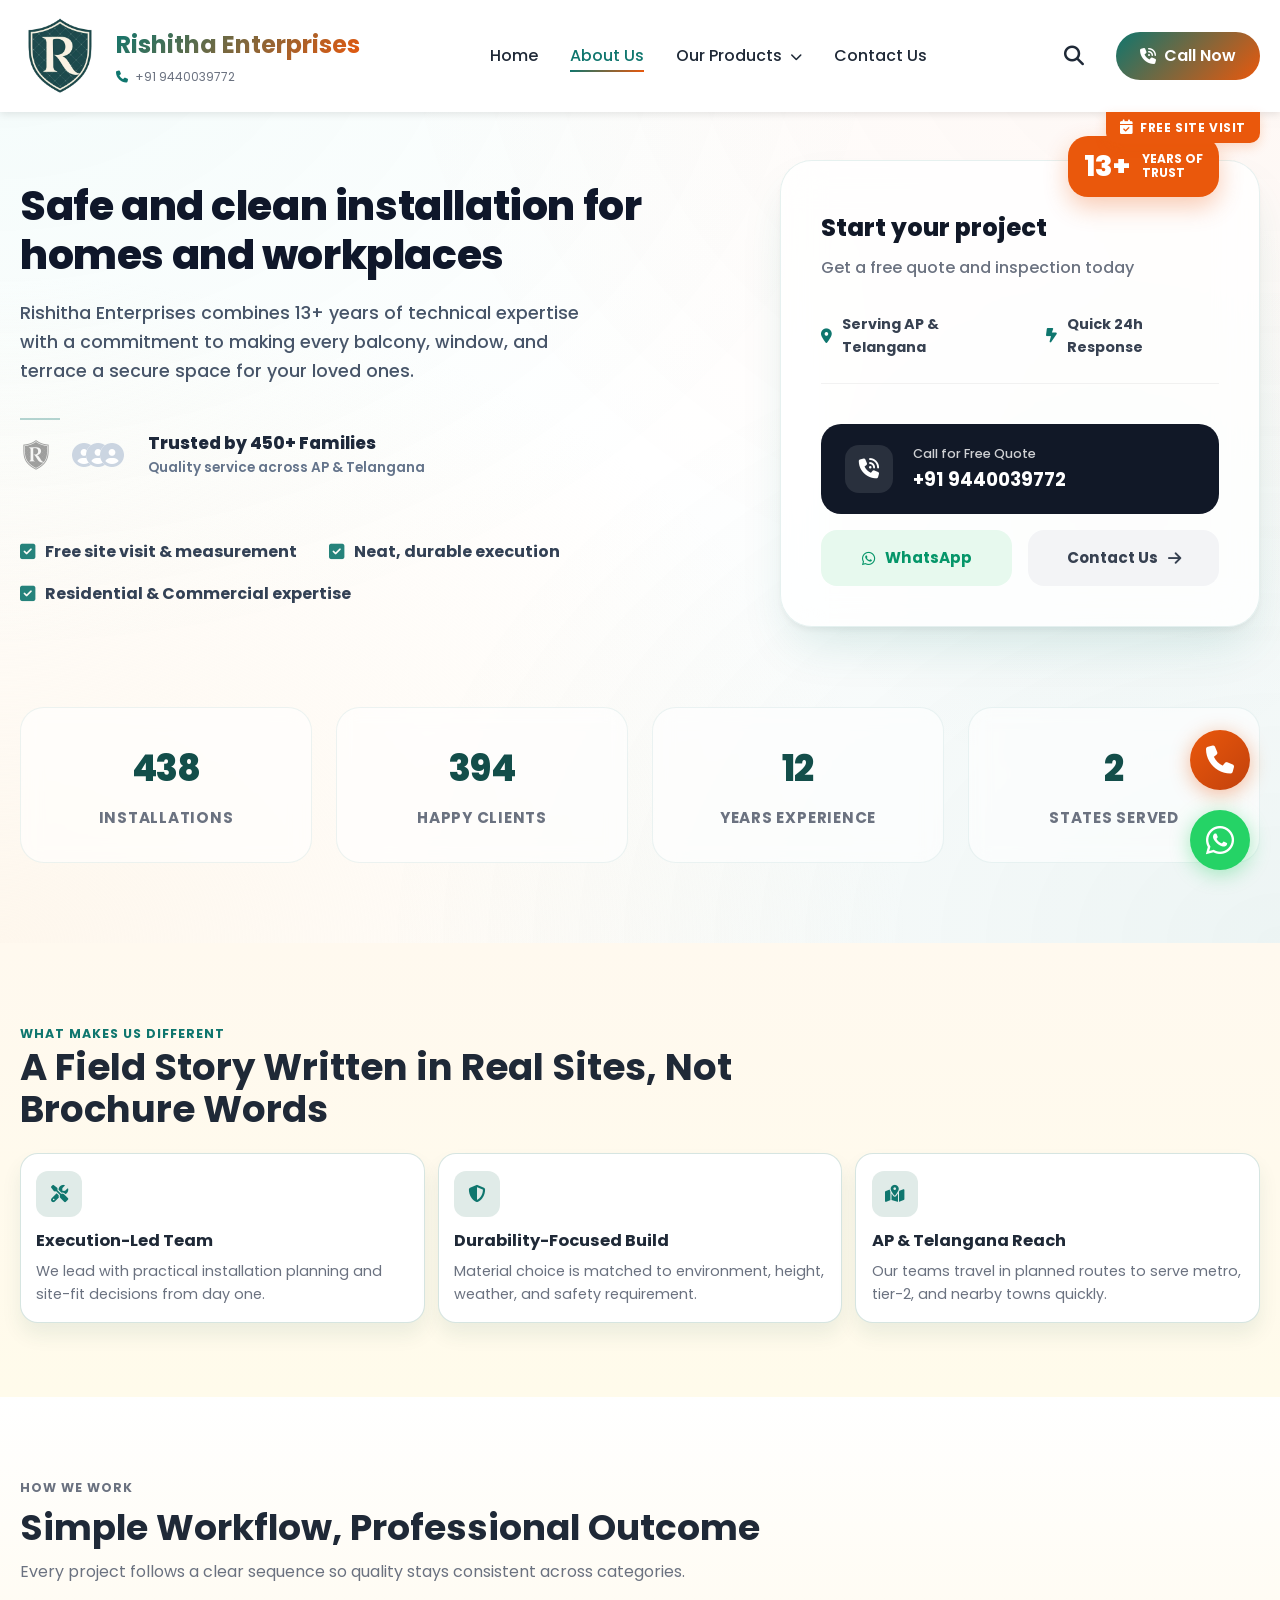
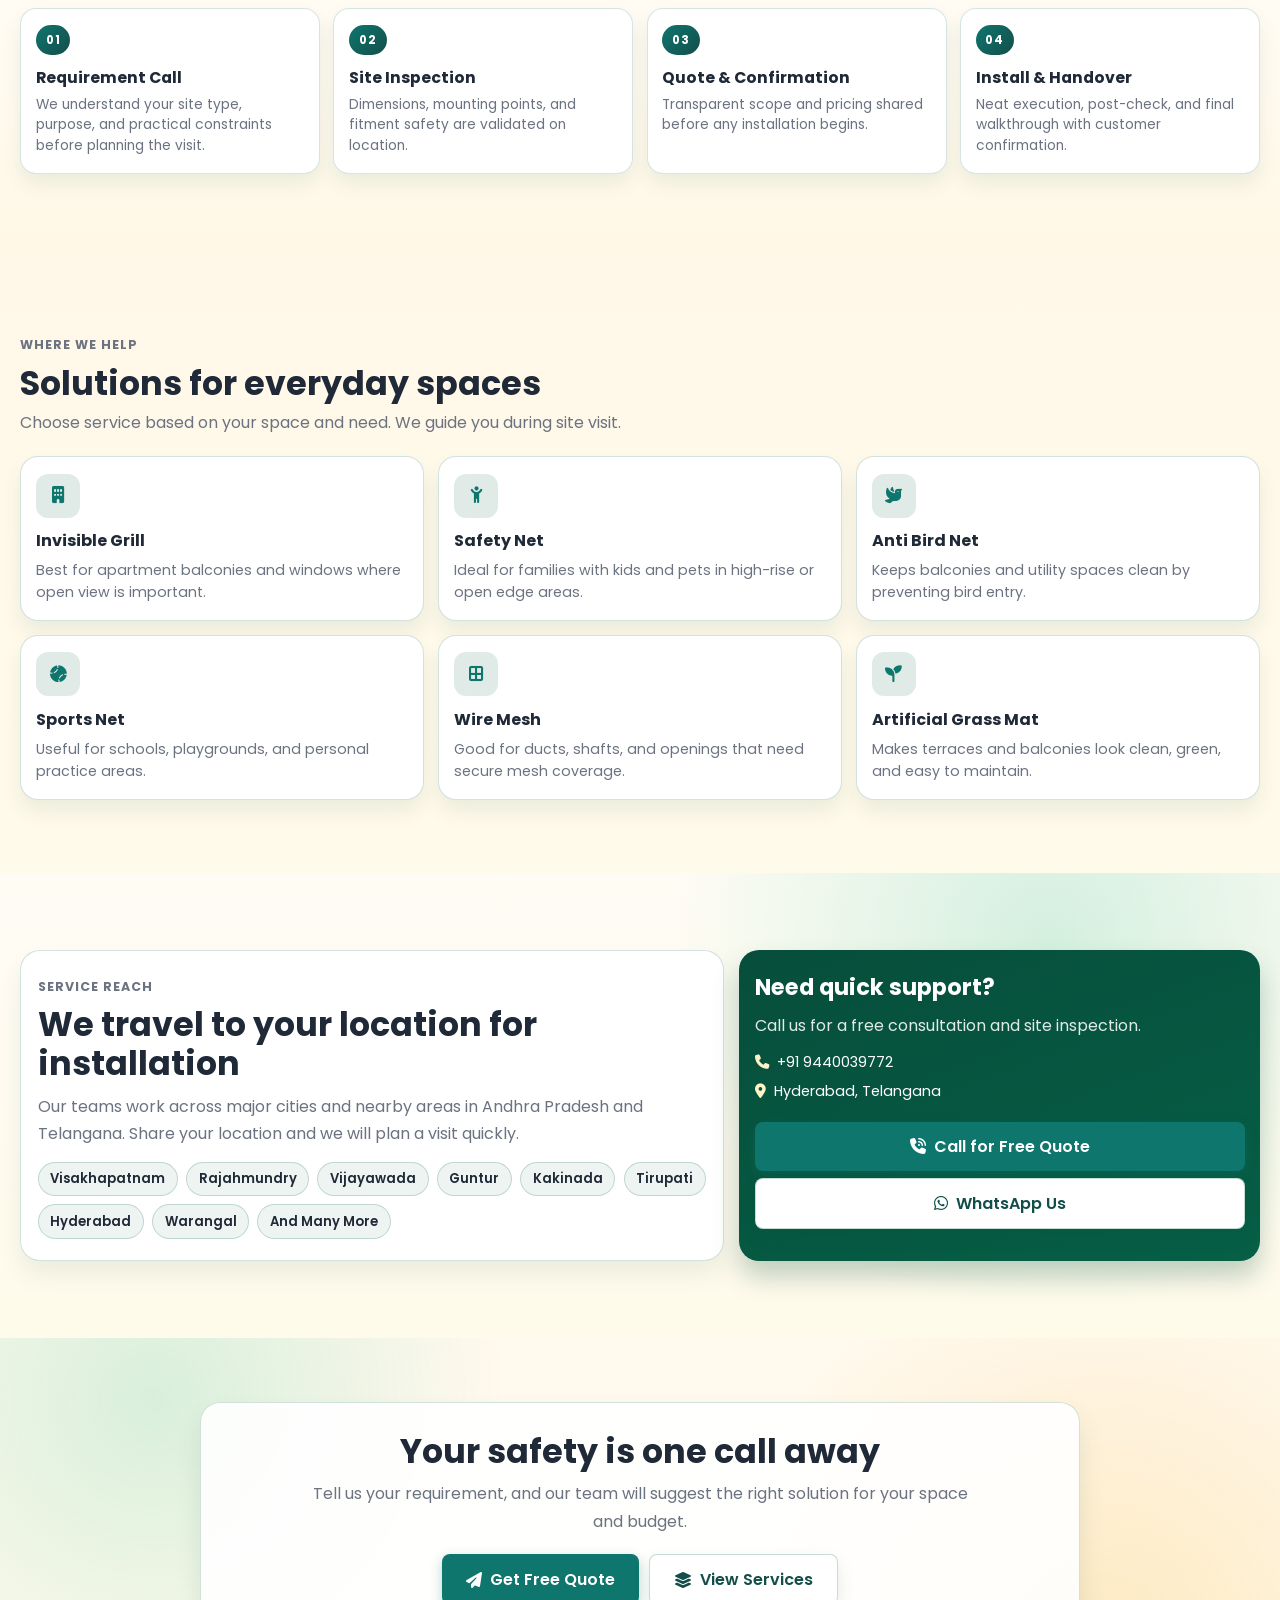
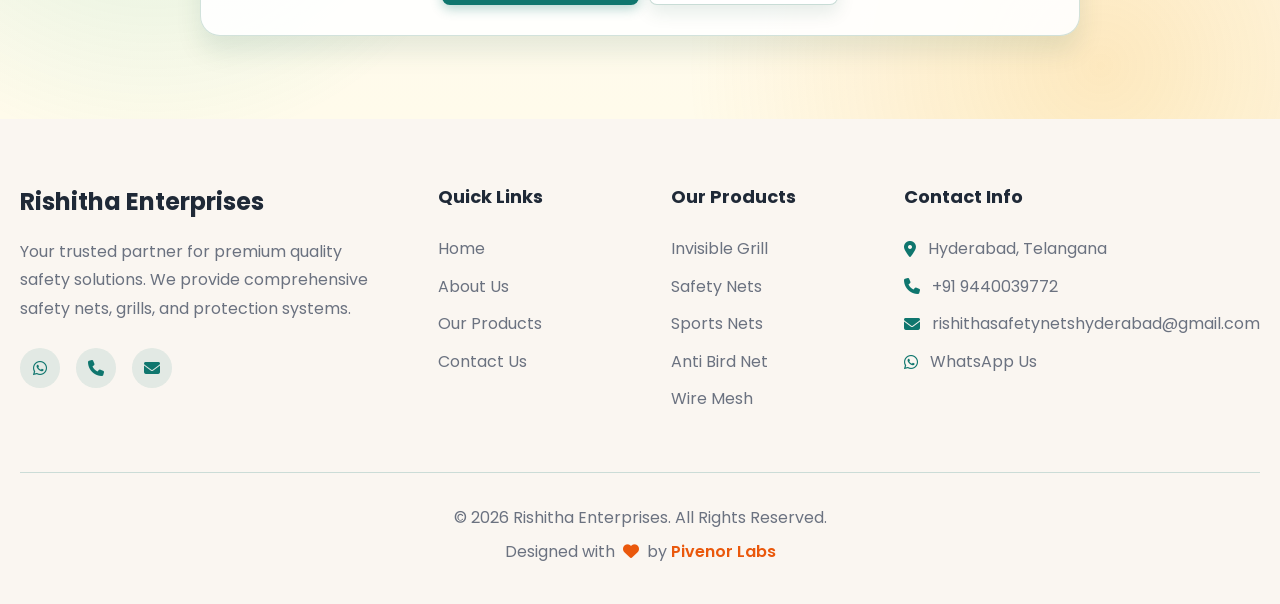
<file: about.html>
<!DOCTYPE html>
<html lang="en-IN">
<head>
    <!-- Google tag (gtag.js) -->
    <script async src="https://www.googletagmanager.com/gtag/js?id=AW-18137158948"></script>
    <script>
      window.dataLayer = window.dataLayer || [];
      function gtag(){dataLayer.push(arguments);}
      gtag('js', new Date());

      gtag('config', 'AW-18137158948');
    </script>

    <meta charset="UTF-8">
    <meta name="viewport" content="width=device-width, initial-scale=1.0">
    <meta http-equiv="X-UA-Compatible" content="IE=edge">
    <title>About Rishitha Enterprises | Net Installation Experts in Hyderabad</title>
    <meta name="description" content="Rishitha Enterprises is a Hyderabad-based installer of safety nets, anti-bird nets and invisible grills, serving homes and businesses across Telangana and Andhra Pradesh.">
    <meta name="keywords" content="about rishitha safety nets, safety net installers hyderabad, anti bird net installation team">
    <meta name="author" content="Rishitha Enterprises">
    <meta name="robots" content="index, follow">
    <link rel="canonical" href="https://rishithaenterprises.com/about.html">

    <meta property="og:type" content="article">
    <meta property="og:site_name" content="Rishitha Enterprises">
    <meta property="og:title" content="About Rishitha Enterprises | Net Installation Experts in Hyderabad">
    <meta property="og:description" content="Rishitha Enterprises is a Hyderabad-based installer of safety nets, anti-bird nets and invisible grills, serving homes and businesses across Telangana and Andhra Pradesh.">
    <meta property="og:url" content="https://rishithaenterprises.com/about.html">
    <meta property="og:image" content="https://rishithaenterprises.com/logo/rishitha-logo.png">
    <meta property="og:locale" content="en_IN">

    <meta name="twitter:card" content="summary_large_image">
    <meta name="twitter:title" content="About Rishitha Enterprises | Net Installation Experts in Hyderabad">
    <meta name="twitter:description" content="Rishitha Enterprises is a Hyderabad-based installer of safety nets, anti-bird nets and invisible grills, serving homes and businesses across Telangana and Andhra Pradesh.">
    <meta name="twitter:image" content="https://rishithaenterprises.com/logo/rishitha-logo.png">

    <!-- Icon -->
    <link rel="icon" type="image/png" href="logo/rishitha-logo.png">

    <link href="https://fonts.googleapis.com/css2?family=Poppins:wght@300;400;500;600;700;800&family=Roboto:wght@400;500;700&display=swap" rel="stylesheet">
    <link rel="stylesheet" href="https://cdnjs.cloudflare.com/ajax/libs/font-awesome/6.4.0/css/all.min.css">

    <link rel="stylesheet" href="css/style.css">
    <link rel="stylesheet" href="css/about.css">
</head>
<body class="about-page">
<header class="header" id="header">
    <div class="container">
        <nav class="navbar">
            <div class="logo">
                <img src="logo/rishitha-logo.png" alt="Rishitha Enterprises Logo" class="logo-img">
                <div class="logo-text">
                    <h1>Rishitha Enterprises</h1>
                    <p class="location">
                        <i class="fas fa-phone"></i> +91 9440039772
                    </p>
                </div>
            </div>

            <div class="nav-menu" id="nav-menu">
                <ul class="nav-list">
                    <li><a href="index.html" class="nav-link">Home</a></li>
                    <li><a href="about.html" class="nav-link active">About Us</a></li>
                    <li class="nav-dropdown">
                        <a href="#" class="nav-link">Our Products <i class="fas fa-chevron-down"></i></a>
                        <ul class="dropdown-menu">
                            <li><a href="safety-net.html">Safety Net</a></li>
                            <li><a href="anti-bird-net.html">Anti Bird Net</a></li>
                            <li><a href="invisible-grill.html">Invisible Grill</a></li>
                            <li><a href="sports-net.html">Sports Net</a></li>
                            <li><a href="wire-mesh.html">Wire Mesh</a></li>
                            <li><a href="artificial-grass-mat.html">Artificial Grass Mat</a></li>
                        </ul>
                    </li>
                    <li><a href="contact.html" class="nav-link">Contact Us</a></li>
                </ul>
            </div>

            <div class="nav-actions">
                <a href="search.html" class="search-toggle" aria-label="Search">
                    <i class="fas fa-search"></i>
                </a>
                <a href="tel:9440039772" class="btn-call">
                    <i class="fas fa-phone-volume"></i>
                    <span>Call Now</span>
                </a>
                <div class="hamburger" id="hamburger">
                    <span></span>
                    <span></span>
                    <span></span>
                </div>
            </div>
        </nav>
        <div class="header-tag">
            <i class="fas fa-calendar-check"></i>
            <span>Free Site Visit</span>
        </div>
    </div>
</header>

<main class="about-main">
    <section class="about-family-hero">
        <div class="container">
            <div class="about-hero-flex">
                <article class="about-hero-content">
                    <h1 class="hero-title-main">Safe and clean installation for homes and workplaces</h1>
                    
                    <p class="hero-description-text">
                        Rishitha Enterprises combines 13+ years of technical expertise with a commitment to 
                        making every balcony, window, and terrace a secure space for your loved ones.
                    </p>

                    <div class="hero-mid-proof">
                        <div class="proof-icons">
                            <img src="logo/rishitha-logo.png" alt="Trust" class="mini-logo-proof">
                            <div class="user-stack">
                                <i class="fas fa-circle-user"></i>
                                <i class="fas fa-circle-user"></i>
                                <i class="fas fa-circle-user"></i>
                            </div>
                        </div>
                        <div class="proof-info">
                            <span class="p-main">Trusted by 450+ Families</span>
                            <span class="p-sub">Quality service across AP & Telangana</span>
                        </div>
                    </div>

                    <ul class="hero-bullets-modern">
                        <li>
                            <i class="fas fa-square-check"></i>
                            <span>Free site visit & measurement</span>
                        </li>
                        <li>
                            <i class="fas fa-square-check"></i>
                            <span>Neat, durable execution</span>
                        </li>
                        <li>
                            <i class="fas fa-square-check"></i>
                            <span>Residential & Commercial expertise</span>
                        </li>
                    </ul>
                </article>

                <div class="about-hero-visual">
                    <div class="visual-panel">
                        <div class="experience-badge">
                            <span class="exp-num">13+</span>
                            <span class="exp-label">Years of<br>Trust</span>
                        </div>
                        
                        <div class="panel-header">
                            <h3>Start your project</h3>
                            <p>Get a free quote and inspection today</p>
                        </div>

                        <div class="panel-features">
                            <div class="p-feature">
                                <i class="fas fa-location-dot"></i>
                                <span>Serving AP & Telangana</span>
                            </div>
                            <div class="p-feature">
                                <i class="fas fa-bolt-lightning"></i>
                                <span>Quick 24h Response</span>
                            </div>
                        </div>

                        <div class="panel-cta-group">
                            <a href="tel:9440039772" class="hero-cta-main">
                                <div class="cta-icon"><i class="fas fa-phone-volume"></i></div>
                                <div class="cta-text">
                                    <span class="cta-label">Call for Free Quote</span>
                                    <span class="cta-val">+91 9440039772</span>
                                </div>
                            </a>
                            <div class="hero-cta-sub">
                                <a href="https://wa.me/919440039772" target="_blank" class="sub-cta-btn wa">
                                    <i class="fab fa-whatsapp"></i>
                                    <span>WhatsApp</span>
                                </a>
                                <a href="contact.html" class="sub-cta-btn ct">
                                    <span>Contact Us</span>
                                    <i class="fas fa-arrow-right"></i>
                                </a>
                            </div>
                        </div>
                    </div>
                </div>
            </div>

            <div class="trust-numbers hero-stats">
                <article class="trust-card">
                    <span class="stat-number" data-target="500">0</span>
                    <p>Installations</p>
                </article>
                <article class="trust-card">
                    <span class="stat-number" data-target="450">0</span>
                    <p>Happy Clients</p>
                </article>
                <article class="trust-card">
                    <span class="stat-number" data-target="13">0</span>
                    <p>Years Experience</p>
                </article>
                <article class="trust-card">
                    <span class="stat-number" data-target="2">0</span>
                    <p>States Served</p>
                </article>
            </div>
        </div>
    </section>

    <section class="story-ribbon">
        <div class="container">
            <header class="about-heading">
                <p class="section-label">What Makes Us Different</p>
                <h2>A Field Story Written in Real Sites, Not Brochure Words</h2>
            </header>

            <div class="ribbon-lane">
                <article class="ribbon-card">
                    <div class="ribbon-icon"><i class="fas fa-screwdriver-wrench"></i></div>
                    <h3>Execution-Led Team</h3>
                    <p>We lead with practical installation planning and site-fit decisions from day one.</p>
                </article>
                <article class="ribbon-card">
                    <div class="ribbon-icon"><i class="fas fa-shield-alt"></i></div>
                    <h3>Durability-Focused Build</h3>
                    <p>Material choice is matched to environment, height, weather, and safety requirement.</p>
                </article>
                <article class="ribbon-card">
                    <div class="ribbon-icon"><i class="fas fa-map-marked-alt"></i></div>
                    <h3>AP & Telangana Reach</h3>
                    <p>Our teams travel in planned routes to serve metro, tier-2, and nearby towns quickly.</p>
                </article>
            </div>
        </div>
    </section>

    <section class="process-studio">
        <div class="container">
            <header class="process-heading">
                <p class="section-label">How We Work</p>
                <h2>Simple Workflow, Professional Outcome</h2>
                <p>Every project follows a clear sequence so quality stays consistent across categories.</p>
            </header>

            <div class="process-track">
                <article class="process-node" data-step="01">
                    <h3>Requirement Call</h3>
                    <p>We understand your site type, purpose, and practical constraints before planning the visit.</p>
                </article>
                <article class="process-node" data-step="02">
                    <h3>Site Inspection</h3>
                    <p>Dimensions, mounting points, and fitment safety are validated on location.</p>
                </article>
                <article class="process-node" data-step="03">
                    <h3>Quote & Confirmation</h3>
                    <p>Transparent scope and pricing shared before any installation begins.</p>
                </article>
                <article class="process-node" data-step="04">
                    <h3>Install & Handover</h3>
                    <p>Neat execution, post-check, and final walkthrough with customer confirmation.</p>
                </article>
            </div>
        </div>
    </section>

    <section class="home-use-cases">
        <div class="container">
            <header class="use-case-heading">
                <p class="section-label">Where We Help</p>
                <h2>Solutions for everyday spaces</h2>
                <p>Choose service based on your space and need. We guide you during site visit.</p>
            </header>

            <div class="use-case-grid">
                <a class="use-case-card" href="invisible-grill.html">
                    <i class="fas fa-building"></i>
                    <h3>Invisible Grill</h3>
                    <p>Best for apartment balconies and windows where open view is important.</p>
                </a>
                <a class="use-case-card" href="safety-net.html">
                    <i class="fas fa-child-reaching"></i>
                    <h3>Safety Net</h3>
                    <p>Ideal for families with kids and pets in high-rise or open edge areas.</p>
                </a>
                <a class="use-case-card" href="anti-bird-net.html">
                    <i class="fas fa-dove"></i>
                    <h3>Anti Bird Net</h3>
                    <p>Keeps balconies and utility spaces clean by preventing bird entry.</p>
                </a>
                <a class="use-case-card" href="sports-net.html">
                    <i class="fas fa-baseball-ball"></i>
                    <h3>Sports Net</h3>
                    <p>Useful for schools, playgrounds, and personal practice areas.</p>
                </a>
                <a class="use-case-card" href="wire-mesh.html">
                    <i class="fas fa-border-all"></i>
                    <h3>Wire Mesh</h3>
                    <p>Good for ducts, shafts, and openings that need secure mesh coverage.</p>
                </a>
                <a class="use-case-card" href="artificial-grass-mat.html">
                    <i class="fas fa-seedling"></i>
                    <h3>Artificial Grass Mat</h3>
                    <p>Makes terraces and balconies look clean, green, and easy to maintain.</p>
                </a>
            </div>
        </div>
    </section>

    <section class="service-reach">
        <div class="container">
            <div class="reach-layout">
                <div class="reach-copy">
                    <p class="section-label">Service Reach</p>
                    <h2>We travel to your location for installation</h2>
                    <p>
                        Our teams work across major cities and nearby areas in Andhra Pradesh and Telangana.
                        Share your location and we will plan a visit quickly.
                    </p>
                    <div class="reach-cities">
                        <span>Visakhapatnam</span>
                        <span>Rajahmundry</span>
                        <span>Vijayawada</span>
                        <span>Guntur</span>
                        <span>Kakinada</span>
                        <span>Tirupati</span>
                        <span>Hyderabad</span>
                        <span>Warangal</span>
                        <span>And Many More</span>
                    </div>
                </div>

                <aside class="reach-help">
                    <h3>Need quick support?</h3>
                    <p>Call us for a free consultation and site inspection.</p>
                    <ul>
                        <li><i class="fas fa-phone"></i> +91 9440039772</li>
                        <li><i class="fas fa-map-marker-alt"></i> Hyderabad, Telangana</li>
                    </ul>
                    <a href="tel:9440039772" class="btn btn-primary">
                        <i class="fas fa-phone-volume"></i> Call for Free Quote
                    </a>
                    <a href="https://wa.me/919440039772" target="_blank" class="btn btn-outline">
                        <i class="fab fa-whatsapp"></i> WhatsApp Us
                    </a>
                </aside>
            </div>
        </div>
    </section>

    <section class="about-final-cta">
        <div class="container">
            <div class="final-cta-box">
                <h2>Your safety is one call away</h2>
                <p>
                    Tell us your requirement, and our team will suggest the right solution for your space and budget.
                </p>
                <div class="finale-actions">
                    <a href="contact.html" class="btn btn-primary"><i class="fas fa-paper-plane"></i> Get Free Quote</a>
                    <a href="search.html" class="btn btn-outline"><i class="fas fa-layer-group"></i> View Services</a>
                </div>
            </div>
        </div>
    </section>
</main>

<footer class="footer">
    <div class="container">
        <div class="footer-content">
            <div class="footer-col">
                <h3>Rishitha Enterprises</h3>
                <p>Your trusted partner for premium quality safety solutions. We provide comprehensive safety nets, grills, and protection systems.</p>
                <div class="social-links">
                    <a href="https://wa.me/919440039772" target="_blank" aria-label="WhatsApp"><i class="fab fa-whatsapp"></i></a>
                    <a href="tel:9440039772" onclick="return gtag_report_conversion(this.href);" aria-label="Phone"><i class="fas fa-phone"></i></a>
                    <a href="mailto:rishithasafetynetshyderabad@gmail.com"><i class="fas fa-envelope"></i></a>  
                </div>
            </div>
            <div class="footer-col">
                <h4>Quick Links</h4>
                <ul>
                    <li><a href="index.html">Home</a></li>
                    <li><a href="about.html">About Us</a></li>
                    <li><a href="search.html">Our Products</a></li>
                    <li><a href="contact.html">Contact Us</a></li>
                </ul>
            </div>
            <div class="footer-col">
                                <h4>Our Products</h4>
                <ul>
                    <li><a href="invisible-grill.html">Invisible Grill</a></li>
                    <li><a href="safety-net.html">Safety Nets</a></li>
                    <li><a href="sports-net.html">Sports Nets</a></li>
                    <li><a href="anti-bird-net.html">Anti Bird Net</a></li>
                    <li><a href="wire-mesh.html">Wire Mesh</a></li>
                </ul>
            </div>
            <div class="footer-col">
                <h4>Contact Info</h4>
                <ul class="contact-list">
                    <li><i class="fas fa-map-marker-alt"></i> Hyderabad, Telangana</li>
                    <li><i class="fas fa-phone"></i> +91 9440039772</li>
                    <li><i class="fas fa-envelope"></i> rishithasafetynetshyderabad@gmail.com</li>
<li><i class="fab fa-whatsapp"></i> <a href="https://wa.me/919440039772" target="_blank">WhatsApp Us</a></li>   
                </ul>
            </div>
        </div>
        <div class="footer-bottom">
            <p>&copy; <span id="copyright-year"></span> Rishitha Enterprises. All Rights Reserved.</p>
            <p>Designed with <i class="fas fa-heart footer-heart"></i> by <a href="https://pivenorlabs-tree.vercel.app/" target="_blank">Pivenor Labs</a></p>
        </div>
    </div>
</footer>

<!-- Floating Call Button -->
<a href="tel:9440039772" onclick="return gtag_report_conversion(this.href);" class="call-float" aria-label="Call Now">
    <i class="fas fa-phone"></i>
</a>

<!-- Floating WhatsApp Button -->
<a href="https://wa.me/919440039772?text=Hello%20Rishitha%20Safety%20Nets,%20I%20would%20like%20to%20inquire%20about%20your%20services" class="whatsapp-float" target="_blank" aria-label="WhatsApp">
    <i class="fab fa-whatsapp"></i>
</a>

<!-- Back to Top Button -->
<button class="back-to-top" id="back-to-top" aria-label="Back to top">
    <i class="fas fa-arrow-up"></i>
</button>

<script>
    function gtag_report_conversion(url) {
        var callback = function () {
            if (typeof(url) != 'undefined') {
                window.location = url;
            }
        };
        gtag('event', 'conversion', {
            'send_to': 'AW-18137158948/IqBmCO2ZiqgcEKSqvMhD',
            'event_callback': callback
        });
        return false;
    }
</script>
<!-- Custom JS -->
<script src="js/script.js"></script>
</body>
</html>
</file>
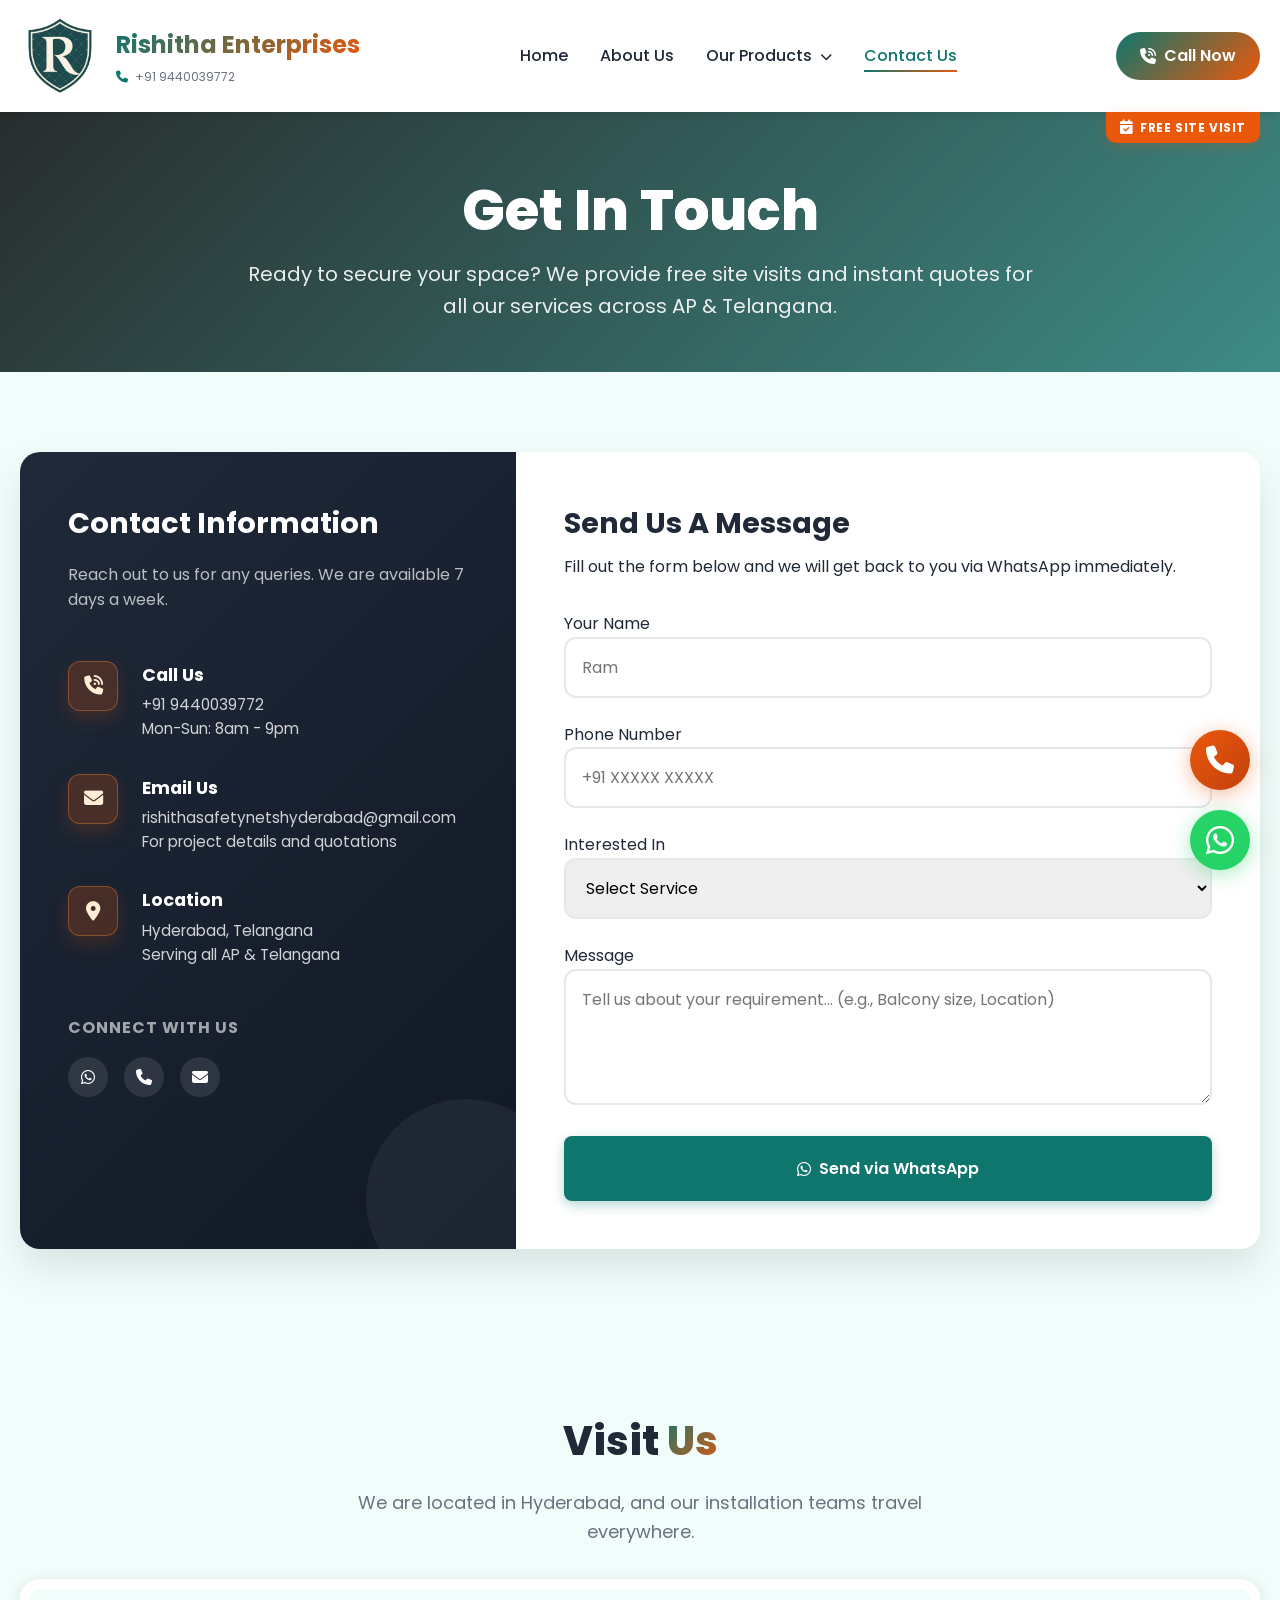
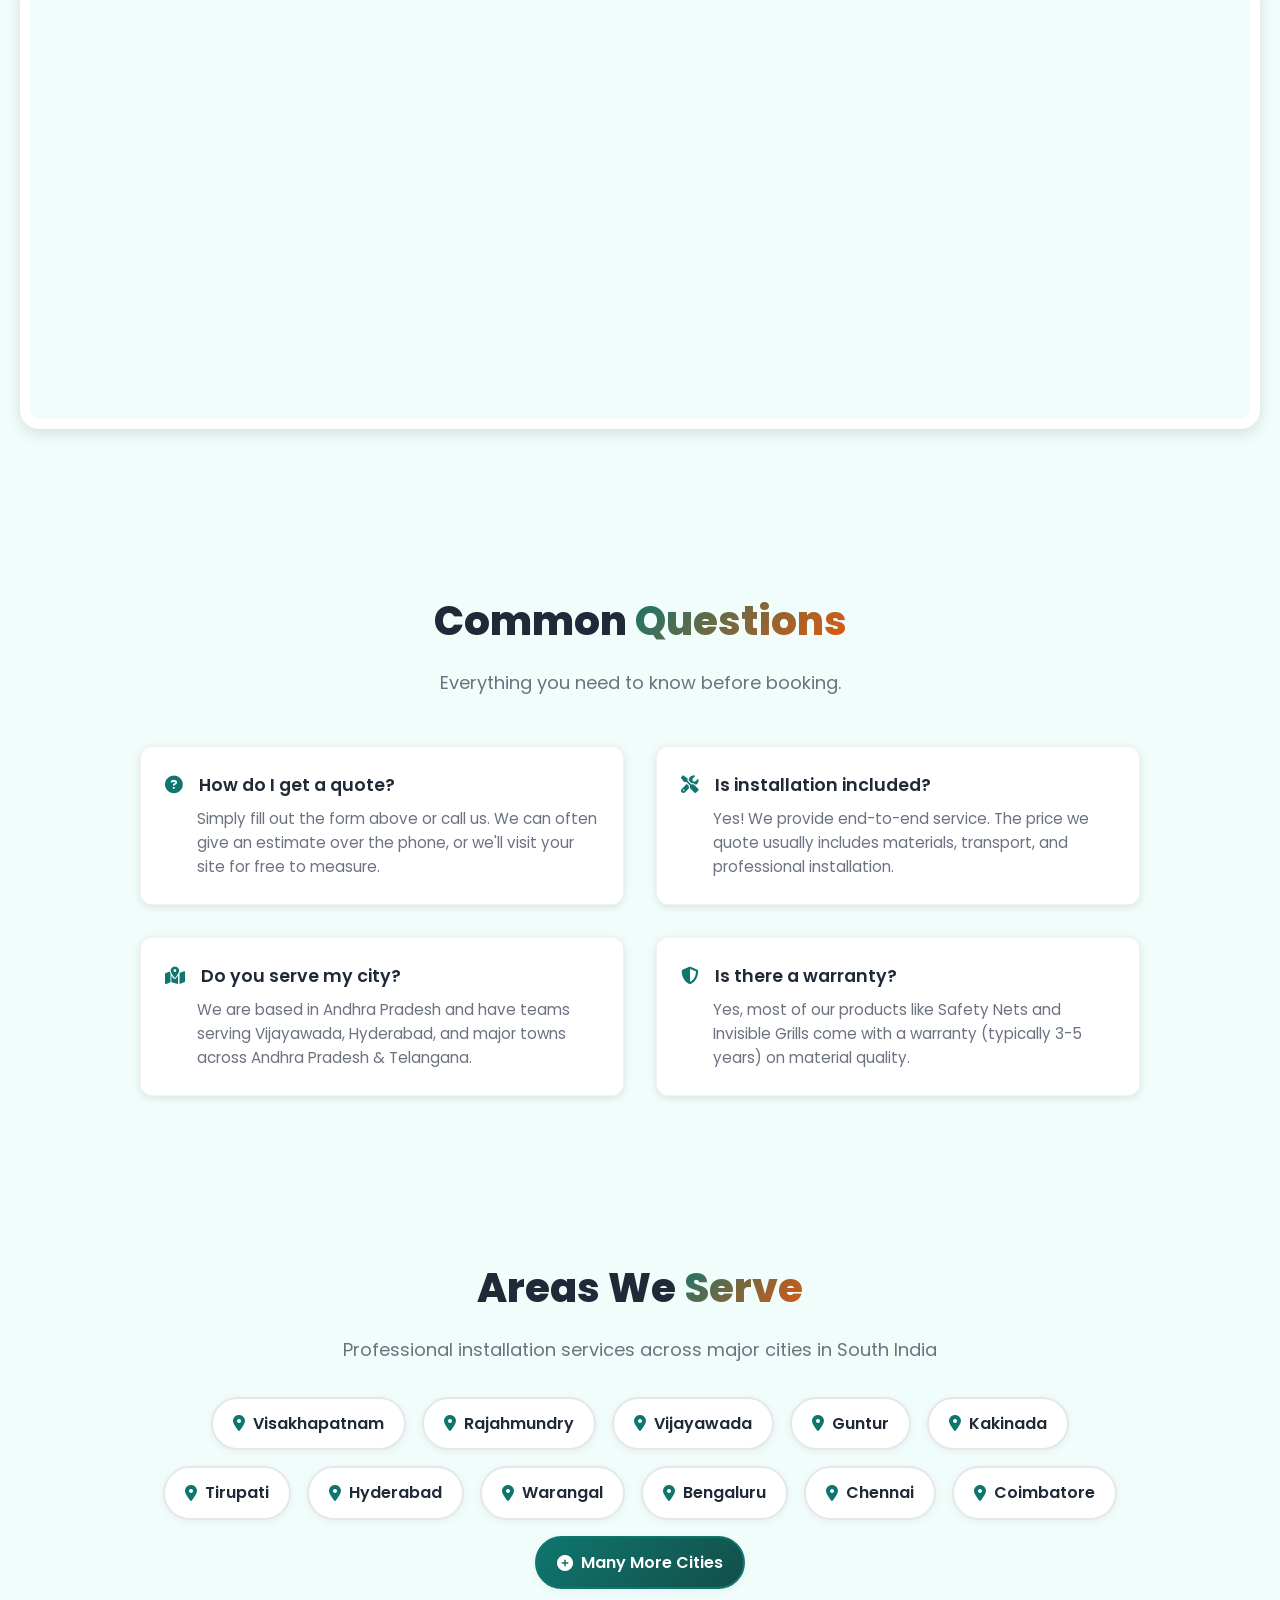
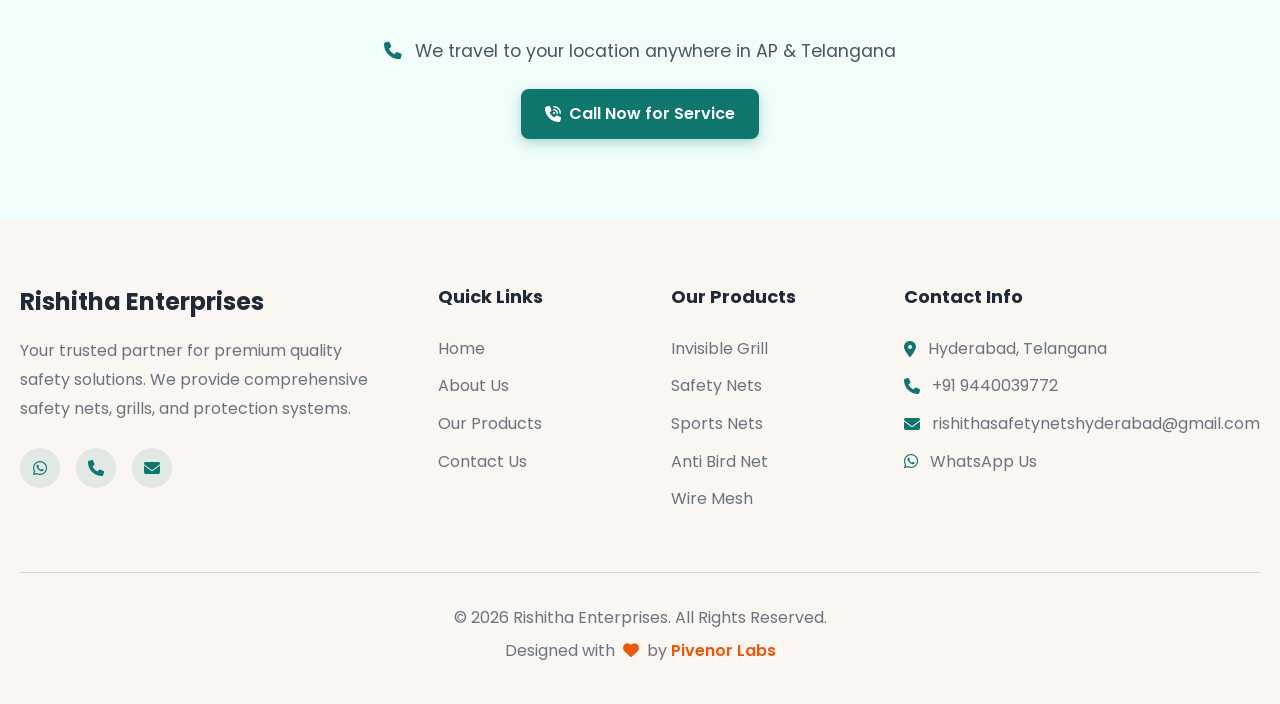
<file: contact.html>
<!DOCTYPE html>
<html lang="en-IN">
<head>
    <!-- Google tag (gtag.js) -->
    <script async src="https://www.googletagmanager.com/gtag/js?id=AW-18137158948"></script>
    <script>
      window.dataLayer = window.dataLayer || [];
      function gtag(){dataLayer.push(arguments);}
      gtag('js', new Date());

      gtag('config', 'AW-18137158948');
    </script>

    <meta charset="UTF-8">
    <meta name="viewport" content="width=device-width, initial-scale=1.0">
    <meta http-equiv="X-UA-Compatible" content="IE=edge">
        <title>Contact Rishitha Enterprises | Free Site Visit in Hyderabad</title>
    <meta name="description" content="Call +91 9440039772 or WhatsApp +91 9440039772 for safety net and invisible grill installation in Hyderabad. Get a free site visit and quote.">
    <meta name="keywords" content="contact rishitha safety nets, safety net quote hyderabad, invisible grill installation contact">
    <meta name="author" content="Rishitha Enterprises">
    <meta name="robots" content="index, follow">
    <link rel="canonical" href="https://rishithaenterprises.com/contact.html">

    <meta property="og:type" content="website">
    <meta property="og:site_name" content="Rishitha Enterprises">
    <meta property="og:title" content="Contact Rishitha Enterprises | Free Site Visit in Hyderabad">
    <meta property="og:description" content="Call +91 9440039772 or WhatsApp +91 9440039772 for safety net and invisible grill installation in Hyderabad. Get a free site visit and quote.">
    <meta property="og:url" content="https://rishithaenterprises.com/contact.html">
    <meta property="og:image" content="https://rishithaenterprises.com/logo/rishitha-logo.png">
    <meta property="og:locale" content="en_IN">

    <meta name="twitter:card" content="summary_large_image">
    <meta name="twitter:title" content="Contact Rishitha Enterprises | Free Site Visit in Hyderabad">
    <meta name="twitter:description" content="Call +91 9440039772 or WhatsApp +91 9440039772 for safety net and invisible grill installation in Hyderabad. Get a free site visit and quote.">
    <meta name="twitter:image" content="https://rishithaenterprises.com/logo/rishitha-logo.png">
<!-- Icon -->
    <link rel="icon" type="image/png" href="logo/rishitha-logo.png">

    <link href="https://fonts.googleapis.com/css2?family=Poppins:wght@300;400;500;600;700;800&display=swap" rel="stylesheet">
    <link rel="stylesheet" href="https://cdnjs.cloudflare.com/ajax/libs/font-awesome/6.4.0/css/all.min.css">

    <link rel="stylesheet" href="css/style.css">   <link rel="stylesheet" href="css/contact.css"> </head>
<body>

<header class="header" id="header">
    <div class="container">
        <nav class="navbar">
            <div class="logo">
                <img src="logo/rishitha-logo.png" alt="Rishitha Enterprises Logo" class="logo-img">
                <div class="logo-text">
                    <h1>Rishitha Enterprises</h1>
                    <p class="location">
                        <i class="fas fa-phone"></i> +91 9440039772
                    </p>
                </div>
            </div>

            <div class="nav-menu" id="nav-menu">
                <ul class="nav-list">
                    <li><a href="index.html" class="nav-link">Home</a></li>
                    <li><a href="about.html" class="nav-link">About Us</a></li>
                    <li class="nav-dropdown">
                        <a href="#" class="nav-link">Our Products <i class="fas fa-chevron-down"></i></a>
                        <ul class="dropdown-menu">
                            <li><a href="safety-net.html">Safety Net</a></li>
                            <li><a href="anti-bird-net.html">Anti Bird Net</a></li>
                            <li><a href="invisible-grill.html">Invisible Grill</a></li>
                            <li><a href="sports-net.html">Sports Net</a></li>
                            <li><a href="wire-mesh.html">Wire Mesh</a></li>
                            <li><a href="artificial-grass-mat.html">Artificial Grass Mat</a></li>
                        </ul>
                    </li>
                    <li><a href="contact.html" class="nav-link active">Contact Us</a></li>
                </ul>
            </div>

            <div class="nav-actions">
                <a href="tel:9440039772" class="btn-call">
                    <i class="fas fa-phone-volume"></i>
                    <span>Call Now</span>
                </a>
                <div class="hamburger" id="hamburger">
                    <span></span>
                    <span></span>
                    <span></span>
                </div>
            </div>
        </nav>
        <div class="header-tag">
            <i class="fas fa-calendar-check"></i>
            <span>Free Site Visit</span>
        </div>
    </div>
</header>

<section class="page-hero">
    <div class="container">
        <div class="page-hero-content">
            <h1 class="hero-title">Get In <span class="section-gradient-text" style="background: white; -webkit-background-clip: text; -webkit-text-fill-color: white;">Touch</span></h1>
            <p class="hero-subtitle">Ready to secure your space? We provide free site visits and instant quotes for all our services across AP & Telangana.</p>
        </div>
    </div>
</section>

<section class="contact-overlap-section">
    <div class="container">
        <div class="contact-card-wrapper">

            <div class="contact-sidebar">
                <h3>Contact Information</h3>
                <p>Reach out to us for any queries. We are available 7 days a week.</p>

                <div class="contact-method">
                    <div class="method-icon"><i class="fas fa-phone-volume"></i></div>
                    <div class="method-text">
                        <h4>Call Us</h4>
                        <a href="tel:9440039772">+91 9440039772</a>
                        <span>Mon-Sun: 8am - 9pm</span>
                    </div>
                </div>

                <div class="contact-method">
                    <div class="method-icon"><i class="fas fa-envelope"></i></div>
                    <div class="method-text">
                        <h4>Email Us</h4>
                        <a href="mailto:rishithasafetynetshyderabad@gmail.com">rishithasafetynetshyderabad@gmail.com</a>
                        <span>For project details and quotations</span>
                    </div>
                </div>

                <div class="contact-method">
                    <div class="method-icon"><i class="fas fa-map-marker-alt"></i></div>
                    <div class="method-text">
                        <h4>Location</h4>
                        <span>Hyderabad, Telangana</span>
                        <span>Serving all AP & Telangana</span>
                    </div>
                </div>

                <div class="social-connect">
                    <h4>Connect With Us</h4>
                    <div class="sc-links">
                        <a href="https://wa.me/919440039772" target="_blank"><i class="fab fa-whatsapp"></i></a>
                        <a href="tel:9440039772"><i class="fas fa-phone"></i></a>
                        <a href="mailto:rishithasafetynetshyderabad@gmail.com"><i class="fas fa-envelope"></i></a>
                    </div>
                </div>
            </div>

            <div class="form-side">
                <div class="form-header">
                    <h3>Send Us A Message</h3>
                    <p>Fill out the form below and we will get back to you via WhatsApp immediately.</p>
                </div>

                <form class="contact-form" id="contact-form">
                    <div class="form-group">
                        <label for="name">Your Name</label>
                        <input type="text" id="name" placeholder="Ram" required>
                    </div>

                    <div class="form-group">
                        <label for="phone">Phone Number</label>
                        <input type="tel" id="phone" placeholder="+91 XXXXX XXXXX" required>
                    </div>

                    <div class="form-group">
                        <label for="service">Interested In</label>
                        <select id="service" required>
                            <option value="">Select Service</option>
                            <option value="Safety Net">Safety Net</option>
                            <option value="Anti Bird Net">Anti Bird Net</option>
                            <option value="Invisible Grill">Invisible Grill</option>
                            <option value="Sports Net">Sports Net</option>
                            <option value="Wire Mesh">Wire Mesh</option>
                            <option value="Artificial Grass">Artificial Grass</option>
                            <option value="Other">Other</option>
                        </select>
                    </div>

                    <div class="form-group">
                        <label for="message">Message</label>
                        <textarea id="message" rows="4" placeholder="Tell us about your requirement... (e.g., Balcony size, Location)" required></textarea>
                    </div>

                    <button type="submit" class="btn btn-primary btn-full">
                        <i class="fab fa-whatsapp"></i> Send via WhatsApp
                    </button>
                </form>
            </div>

        </div>
    </div>
</section>

<section class="map-section">
    <div class="container">
        <div class="section-header">
            <h2 class="section-title">Visit <span class="section-gradient-text">Us</span></h2>
            <p class="section-description">We are located in Hyderabad, and our installation teams travel everywhere.</p>
        </div>
        <div class="map-container">
            <iframe src="https://maps.google.com/maps?q=Hyderabad%2C%20Telangana&t=&z=12&ie=UTF8&iwloc=&output=embed" width="100%" height="100%" style="border:0;" allowfullscreen="" loading="lazy" referrerpolicy="no-referrer-when-downgrade"></iframe>
        </div>
    </div>
</section>

<section class="faq-section">
    <div class="container">
        <div class="section-header">
            <h2 class="section-title">Common <span class="section-gradient-text">Questions</span></h2>
            <p class="section-description">Everything you need to know before booking.</p>
        </div>

        <div class="faq-grid">
            <div class="faq-item">
                <div class="faq-question">
                    <i class="fas fa-question-circle"></i>
                    <span>How do I get a quote?</span>
                </div>
                <div class="faq-answer">
                    Simply fill out the form above or call us. We can often give an estimate over the phone, or we'll visit your site for free to measure.
                </div>
            </div>

            <div class="faq-item">
                <div class="faq-question">
                    <i class="fas fa-tools"></i>
                    <span>Is installation included?</span>
                </div>
                <div class="faq-answer">
                    Yes! We provide end-to-end service. The price we quote usually includes materials, transport, and professional installation.
                </div>
            </div>

            <div class="faq-item">
                <div class="faq-question">
                    <i class="fas fa-map-marked-alt"></i>
                    <span>Do you serve my city?</span>
                </div>
                <div class="faq-answer">
                    We are based in Andhra Pradesh and have teams serving Vijayawada, Hyderabad, and major towns across Andhra Pradesh & Telangana.
                </div>
            </div>

            <div class="faq-item">
                <div class="faq-question">
                    <i class="fas fa-shield-alt"></i>
                    <span>Is there a warranty?</span>
                </div>
                <div class="faq-answer">
                    Yes, most of our products like Safety Nets and Invisible Grills come with a warranty (typically 3-5 years) on material quality.
                </div>
            </div>
        </div>
    </div>
</section>

<!-- Areas Served Section -->
<section class="areas-served-section">
    <div class="container">
        <div class="section-header">
            <h2 class="section-title">
                Areas We <span class="section-gradient-text">Serve</span>
            </h2>
            <p class="section-description">
                Professional installation services across major cities in South India
            </p>
        </div>

        <div class="areas-chips-wrapper">
            <div class="area-chip">
                <i class="fas fa-map-marker-alt"></i>
                <span>Visakhapatnam</span>
            </div>
            <div class="area-chip">
                <i class="fas fa-map-marker-alt"></i>
                <span>Rajahmundry</span>
            </div>
            <div class="area-chip">
                <i class="fas fa-map-marker-alt"></i>
                <span>Vijayawada</span>
            </div>
            <div class="area-chip">
                <i class="fas fa-map-marker-alt"></i>
                <span>Guntur</span>
            </div>
            <div class="area-chip">
                <i class="fas fa-map-marker-alt"></i>
                <span>Kakinada</span>
            </div>
            <div class="area-chip">
                <i class="fas fa-map-marker-alt"></i>
                <span>Tirupati</span>
            </div>
            <div class="area-chip">
                <i class="fas fa-map-marker-alt"></i>
                <span>Hyderabad</span>
            </div>
            <div class="area-chip">
                <i class="fas fa-map-marker-alt"></i>
                <span>Warangal</span>
            </div>
            <div class="area-chip">
                <i class="fas fa-map-marker-alt"></i>
                <span>Bengaluru</span>
            </div>
            <div class="area-chip">
                <i class="fas fa-map-marker-alt"></i>
                <span>Chennai</span>
            </div>
            <div class="area-chip">
                <i class="fas fa-map-marker-alt"></i>
                <span>Coimbatore</span>
            </div>
            <div class="area-chip highlight">
                <i class="fas fa-plus-circle"></i>
                <span>Many More Cities</span>
            </div>
        </div>

        <div class="areas-cta">
            <p class="areas-cta-text">
                <i class="fas fa-phone"></i>
                We travel to your location anywhere in AP & Telangana
            </p>
            <a href="tel:9440039772" class="btn btn-primary">
                <i class="fas fa-phone-volume"></i> Call Now for Service
            </a>
        </div>
    </div>
</section>

<footer class="footer">
    <div class="container">
        <div class="footer-content">
            <div class="footer-col">
                <h3>Rishitha Enterprises</h3>
                <p>Your trusted partner for premium quality safety solutions. We provide comprehensive safety nets, grills, and protection systems.</p>
                <div class="social-links">
                    <a href="https://wa.me/919440039772" target="_blank" aria-label="WhatsApp"><i class="fab fa-whatsapp"></i></a>
                    <a href="tel:9440039772" onclick="return gtag_report_conversion(this.href);" aria-label="Phone"><i class="fas fa-phone"></i></a>
                    <a href="mailto:rishithasafetynetshyderabad@gmail.com"><i class="fas fa-envelope"></i></a>  
                </div>
            </div>
            <div class="footer-col">
                <h4>Quick Links</h4>
                <ul>
                    <li><a href="index.html">Home</a></li>
                    <li><a href="about.html">About Us</a></li>
                    <li><a href="search.html">Our Products</a></li>
                    <li><a href="contact.html">Contact Us</a></li>
                </ul>
            </div>
            <div class="footer-col">
                                <h4>Our Products</h4>
                <ul>
                    <li><a href="invisible-grill.html">Invisible Grill</a></li>
                    <li><a href="safety-net.html">Safety Nets</a></li>
                    <li><a href="sports-net.html">Sports Nets</a></li>
                    <li><a href="anti-bird-net.html">Anti Bird Net</a></li>
                    <li><a href="wire-mesh.html">Wire Mesh</a></li>
                </ul>
            </div>
            <div class="footer-col">
                <h4>Contact Info</h4>
                <ul class="contact-list">
                    <li><i class="fas fa-map-marker-alt"></i> Hyderabad, Telangana</li>
                    <li><i class="fas fa-phone"></i> +91 9440039772</li>
                    <li><i class="fas fa-envelope"></i> rishithasafetynetshyderabad@gmail.com</li>
<li><i class="fab fa-whatsapp"></i> <a href="https://wa.me/919440039772" target="_blank">WhatsApp Us</a></li>   
                </ul>
            </div>
        </div>
        <div class="footer-bottom">
            <p>&copy; <span id="copyright-year"></span> Rishitha Enterprises. All Rights Reserved.</p>
            <p>Designed with <i class="fas fa-heart footer-heart"></i> by <a href="https://pivenorlabs-tree.vercel.app/" target="_blank">Pivenor Labs</a></p>
        </div>
    </div>
</footer>

<!-- Floating Call Button -->
<a href="tel:9440039772" onclick="return gtag_report_conversion(this.href);" class="call-float" aria-label="Call Now">
    <i class="fas fa-phone"></i>
</a>

<!-- Floating WhatsApp Button -->
<a href="https://wa.me/919440039772?text=Hello%20Rishitha%20Safety%20Nets,%20I%20would%20like%20to%20inquire%20about%20your%20services" class="whatsapp-float" target="_blank" aria-label="WhatsApp">
    <i class="fab fa-whatsapp"></i>
</a>

<!-- Back to Top Button -->
<button class="back-to-top" id="back-to-top" aria-label="Back to top">
    <i class="fas fa-arrow-up"></i>
</button>

<script>
    function gtag_report_conversion(url) {
        var callback = function () {
            if (typeof(url) != 'undefined') {
                window.location = url;
            }
        };
        gtag('event', 'conversion', {
            'send_to': 'AW-18137158948/IqBmCO2ZiqgcEKSqvMhD',
            'event_callback': callback
        });
        return false;
    }
</script>
<!-- Custom JS -->
<script src="js/script.js"></script>
</body>
</html>
</file>
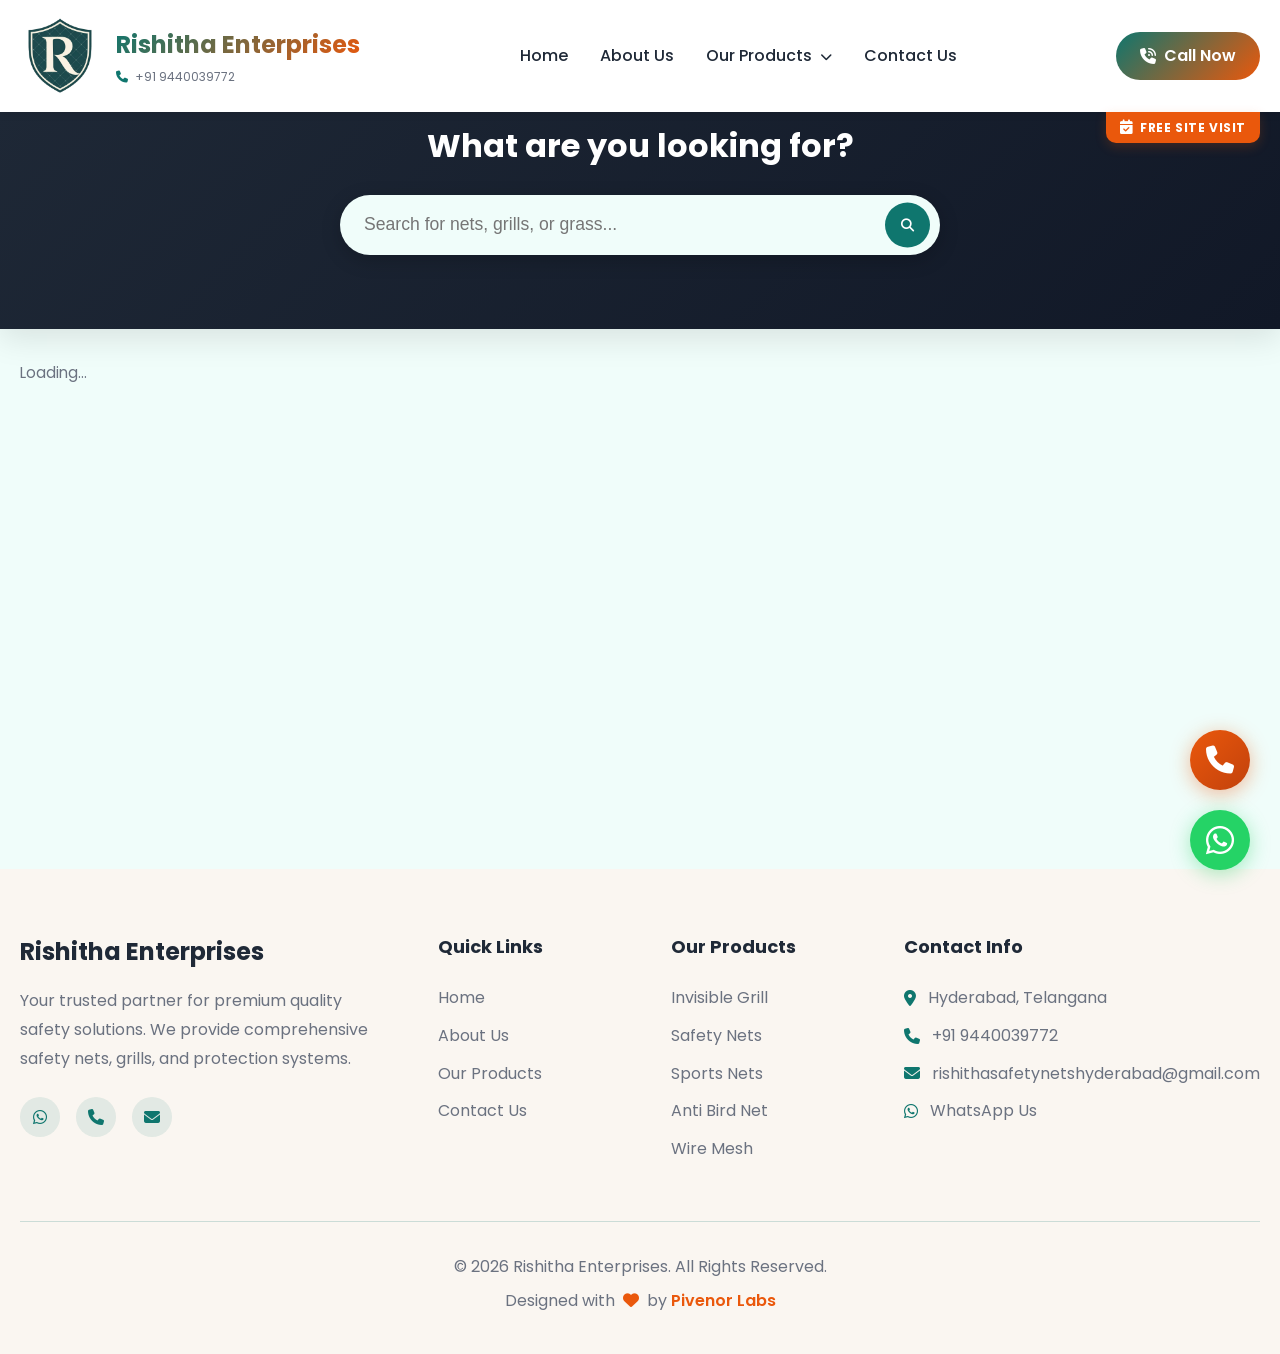
<file: search.html>
<!DOCTYPE html>
<html lang="en-IN">
<head>
    <!-- Google tag (gtag.js) -->
    <script async src="https://www.googletagmanager.com/gtag/js?id=AW-18137158948"></script>
    <script>
      window.dataLayer = window.dataLayer || [];
      function gtag(){dataLayer.push(arguments);}
      gtag('js', new Date());

      gtag('config', 'AW-18137158948');
    </script>

    <meta charset="UTF-8">
    <meta name="viewport" content="width=device-width, initial-scale=1.0">
    <meta http-equiv="X-UA-Compatible" content="IE=edge">
        <title>Search Services | Rishitha Enterprises</title>
    <meta name="description" content="Search safety net, anti-bird net, invisible grill, sports net, wire mesh and artificial grass services from Rishitha Enterprises.">
    <meta name="keywords" content="search safety net services">
    <meta name="author" content="Rishitha Enterprises">
    <meta name="robots" content="noindex, follow">
    <link rel="canonical" href="https://rishithaenterprises.com/search.html">

    <meta property="og:type" content="website">
    <meta property="og:site_name" content="Rishitha Enterprises">
    <meta property="og:title" content="Search Services | Rishitha Enterprises">
    <meta property="og:description" content="Search safety net, anti-bird net, invisible grill, sports net, wire mesh and artificial grass services from Rishitha Enterprises.">
    <meta property="og:url" content="https://rishithaenterprises.com/search.html">
    <meta property="og:image" content="https://rishithaenterprises.com/logo/rishitha-logo.png">
    <meta property="og:locale" content="en_IN">

    <meta name="twitter:card" content="summary_large_image">
    <meta name="twitter:title" content="Search Services | Rishitha Enterprises">
    <meta name="twitter:description" content="Search safety net, anti-bird net, invisible grill, sports net, wire mesh and artificial grass services from Rishitha Enterprises.">
    <meta name="twitter:image" content="https://rishithaenterprises.com/logo/rishitha-logo.png">
    <!-- Icon -->
    <link rel="icon" type="image/png" href="logo/rishitha-logo.png">

    <link href="https://fonts.googleapis.com/css2?family=Poppins:wght@300;400;500;600;700;800&display=swap" rel="stylesheet">
    <link rel="stylesheet" href="https://cdnjs.cloudflare.com/ajax/libs/font-awesome/6.4.0/css/all.min.css">

    <link rel="stylesheet" href="css/style.css">
    <link rel="stylesheet" href="css/search.css"> </head>
<body>

<div class="preloader">
    <div class="loader-animation">
        <div class="circle"></div>
        <div class="circle"></div>
        <div class="circle"></div>
    </div>
</div>

<header class="header" id="header">
    <div class="container">
        <nav class="navbar">
            <div class="logo">
                <img src="logo/rishitha-logo.png" alt="Rishitha Enterprises Logo" class="logo-img">
                <div class="logo-text">
                    <h1>Rishitha Enterprises</h1>
                    <p class="location">
                        <i class="fas fa-phone"></i> +91 9440039772
                    </p>
                </div>
            </div>

            <div class="nav-menu" id="nav-menu">
                <ul class="nav-list">
                    <li><a href="index.html" class="nav-link">Home</a></li>
                    <li><a href="about.html" class="nav-link">About Us</a></li>
                    <li class="nav-dropdown">
                        <a href="#" class="nav-link">Our Products <i class="fas fa-chevron-down"></i></a>
                        <ul class="dropdown-menu">
                            <li><a href="safety-net.html">Safety Net</a></li>
                            <li><a href="anti-bird-net.html">Anti Bird Net</a></li>
                            <li><a href="invisible-grill.html">Invisible Grill</a></li>
                            <li><a href="sports-net.html">Sports Net</a></li>
                            <li><a href="wire-mesh.html">Wire Mesh</a></li>
                            <li><a href="artificial-grass-mat.html">Artificial Grass Mat</a></li>
                        </ul>
                    </li>
                    <li><a href="contact.html" class="nav-link">Contact Us</a></li>
                </ul>
            </div>

            <div class="nav-actions">
                <a href="tel:9440039772" class="btn-call">
                    <i class="fas fa-phone-volume"></i>
                    <span>Call Now</span>
                </a>
                <div class="hamburger" id="hamburger">
                    <span></span>
                    <span></span>
                    <span></span>
                </div>
            </div>
        </nav>
        <div class="header-tag">
            <i class="fas fa-calendar-check"></i>
            <span>Free Site Visit</span>
        </div>
    </div>
</header>

<section class="search-header-section">
    <div class="container">
        <div class="search-container">
            <h1 class="search-title">What are you looking for?</h1>

            <form action="search.html" method="get" id="main-search-form">
                <div class="search-input-wrapper">
                    <input type="text" id="search-input" name="q" placeholder="Search for nets, grills, or grass..." autocomplete="off">
                    <button type="submit" class="search-btn-icon" aria-label="Search">
                        <i class="fas fa-search"></i>
                    </button>
                </div>
            </form>

            <div class="category-chips-wrapper" id="category-chips">
            </div>
        </div>
    </div>
</section>

<section class="search-results-section">
    <div class="container">

        <div class="results-info">
            <span id="results-count">Loading...</span>
            <span id="query-display"></span>
        </div>

        <div class="search-grid" id="results-grid">
        </div>

        <div id="no-results" class="no-results-state" style="display: none;">
            <i class="far fa-frown-open"></i>
            <h3>No products found</h3>
            <p>Try checking your spelling or use general terms like "net" or "grill".</p>
            <a href="index.html" class="btn btn-primary mt-4" style="margin-top: 1rem;">Go Back Home</a>
        </div>

    </div>
</section>

<footer class="footer">
    <div class="container">
        <div class="footer-content">
            <div class="footer-col">
                <h3>Rishitha Enterprises</h3>
                <p>Your trusted partner for premium quality safety solutions. We provide comprehensive safety nets, grills, and protection systems.</p>
                <div class="social-links">
                    <a href="https://wa.me/919440039772" target="_blank" aria-label="WhatsApp"><i class="fab fa-whatsapp"></i></a>
                    <a href="tel:9440039772" onclick="return gtag_report_conversion(this.href);" aria-label="Phone"><i class="fas fa-phone"></i></a>
                    <a href="mailto:rishithasafetynetshyderabad@gmail.com"><i class="fas fa-envelope"></i></a>  
                </div>
            </div>
            <div class="footer-col">
                <h4>Quick Links</h4>
                <ul>
                    <li><a href="index.html">Home</a></li>
                    <li><a href="about.html">About Us</a></li>
                    <li><a href="search.html">Our Products</a></li>
                    <li><a href="contact.html">Contact Us</a></li>
                </ul>
            </div>
            <div class="footer-col">
                                <h4>Our Products</h4>
                <ul>
                    <li><a href="invisible-grill.html">Invisible Grill</a></li>
                    <li><a href="safety-net.html">Safety Nets</a></li>
                    <li><a href="sports-net.html">Sports Nets</a></li>
                    <li><a href="anti-bird-net.html">Anti Bird Net</a></li>
                    <li><a href="wire-mesh.html">Wire Mesh</a></li>
                </ul>
            </div>
            <div class="footer-col">
                <h4>Contact Info</h4>
                <ul class="contact-list">
                    <li><i class="fas fa-map-marker-alt"></i> Hyderabad, Telangana</li>
                    <li><i class="fas fa-phone"></i> +91 9440039772</li>
                    <li><i class="fas fa-envelope"></i> rishithasafetynetshyderabad@gmail.com</li>
<li><i class="fab fa-whatsapp"></i> <a href="https://wa.me/919440039772" target="_blank">WhatsApp Us</a></li>   
                </ul>
            </div>
        </div>
        <div class="footer-bottom">
            <p>&copy; <span id="copyright-year"></span> Rishitha Enterprises. All Rights Reserved.</p>
            <p>Designed with <i class="fas fa-heart footer-heart"></i> by <a href="https://pivenorlabs-tree.vercel.app/" target="_blank">Pivenor Labs</a></p>
        </div>
    </div>
</footer>

<!-- Floating Call Button -->
<a href="tel:9440039772" onclick="return gtag_report_conversion(this.href);" class="call-float" aria-label="Call Now">
    <i class="fas fa-phone"></i>
</a>

<!-- Floating WhatsApp Button -->
<a href="https://wa.me/919440039772?text=Hello%20Rishitha%20Safety%20Nets,%20I%20would%20like%20to%20inquire%20about%20your%20services" class="whatsapp-float" target="_blank" aria-label="WhatsApp">
    <i class="fab fa-whatsapp"></i>
</a>

<!-- Back to Top Button -->
<button class="back-to-top" id="back-to-top" aria-label="Back to top">
    <i class="fas fa-arrow-up"></i>
</button>

<script>
    function gtag_report_conversion(url) {
        var callback = function () {
            if (typeof(url) != 'undefined') {
                window.location = url;
            }
        };
        gtag('event', 'conversion', {
            'send_to': 'AW-18137158948/IqBmCO2ZiqgcEKSqvMhD',
            'event_callback': callback
        });
        return false;
    }
</script>
<!-- Custom JS -->
<script src="js/script.js"></script>
</body>
</html>
</file>
<file: css/style.css>
/* ===================================
   CSS Variables & Reset
   =================================== */
:root {
    --primary-color: #0F766E;
    --primary-dark: #134E4A;
    --primary-light: #14B8A6;
    --secondary-color: #FEF7ED;
    --footer-bg: #FAF6F1;
    --primary-soft-10: rgba(15, 118, 110, 0.1);
    --primary-soft-20: rgba(15, 118, 110, 0.2);
    --accent-color: #EA580C;
    --text-dark: #1f2937;
    --text-light: #6b7280;
    --bg-light: #F0FDFA;
    --white: #ffffff;
    --gradient-1: linear-gradient(135deg, #0F766E 0%, #EA580C 100%);
    --gradient-2: linear-gradient(135deg, #0F766E 0%, #FEF7ED 100%);
    --gradient-3: linear-gradient(135deg, #0F766E 0%, #14B8A6 50%, #FEF7ED 100%);
    --shadow-sm: 0 2px 8px rgba(0, 0, 0, 0.1);
    --shadow-md: 0 4px 16px rgba(0, 0, 0, 0.12);
    --shadow-lg: 0 8px 32px rgba(0, 0, 0, 0.15);
    --transition: all 0.3s cubic-bezier(0.4, 0, 0.2, 1);
}

* {
    margin: 0;
    padding: 0;
    box-sizing: border-box;
}

html {
    scroll-behavior: smooth;
    font-size: 16px;
}

body {
    font-family: 'Poppins', sans-serif;
    line-height: 1.6;
    color: var(--text-dark);
    background-color: var(--white);
    overflow-x: hidden;
}

img {
    max-width: 100%;
    height: auto;
    display: block;
}

a {
    text-decoration: none;
    color: inherit;
}

ul {
    list-style: none;
}

button {
    border: none;
    background: none;
    cursor: pointer;
    font-family: inherit;
}

.container {
    max-width: 1400px;
    margin: 0 auto;
    padding: 0 20px;
}

/* ===================================

   Header & Navigation
   =================================== */
.header {
    position: fixed;
    top: 0;
    left: 0;
    width: 100%;
    background: var(--white);
    box-shadow: var(--shadow-sm);
    z-index: 1000;
    transition: var(--transition);
}

.header .container {
    position: relative;
}

/* Header Tag */
.header-tag {
    position: absolute;
    top: 100%;
    right: 20px;
    background: var(--accent-color);
    color: var(--white);
    padding: 6px 14px;
    border-radius: 0 0 10px 10px;
    font-size: 0.75rem;
    font-weight: 700;
    text-transform: uppercase;
    letter-spacing: 0.05em;
    display: inline-flex;
    align-items: center;
    gap: 6px;
    box-shadow: 0 4px 12px rgba(234, 88, 12, 0.2);
    z-index: 1001;
    width: auto;
    white-space: nowrap;
    transition: var(--transition);
}

.header-tag i {
    font-size: 0.9rem;
}

.header-tag:hover {
    padding-top: 10px;
    background: var(--primary-dark);
}

@media (max-width: 768px) {
    .header-tag {
        right: 10px;
        padding: 5px 12px;
        font-size: 0.7rem;
    }
}

.header.scrolled {
    box-shadow: var(--shadow-md);
}

.navbar {
    display: flex;
    align-items: center;
    justify-content: space-between;
    padding: 1rem 0;
}

.logo {
    display: flex;
    align-items: center;
}

.logo-img {
    height: 80px;
    width: auto;
    object-fit: contain;
    margin-right: 1rem;
}

.logo-text h1 {
    font-size: 1.5rem;
    font-weight: 700;
    background: var(--gradient-1);
    -webkit-background-clip: text;
    -webkit-text-fill-color: transparent;
    background-clip: text;
    margin-bottom: 0.2rem;
}

.logo-text .location {
    font-size: 0.75rem;
    color: var(--text-light);
}

.logo-text .location i {
    color: var(--primary-color);
    margin-right: 0.25rem;
}

.location-short {
    display: none;
}

.location-full {
    display: inline;
}

.nav-menu {
    flex: 1;
    display: flex;
    justify-content: center;
}

.nav-list {
    display: flex;
    gap: 2rem;
    align-items: center;
}

.nav-link {
    font-weight: 500;
    color: var(--text-dark);
    transition: var(--transition);
    position: relative;
}

.nav-link::after {
    content: '';
    position: absolute;
    bottom: -5px;
    left: 0;
    width: 0;
    height: 2px;
    background: var(--gradient-1);
    transition: var(--transition);
}

.nav-link:hover::after,
.nav-link.active::after {
    width: 100%;
}

.nav-link:hover,
.nav-link.active {
    color: var(--primary-color);
}

/* Dropdown Menu */
.nav-dropdown {
    position: relative;
}

.nav-dropdown .nav-link i {
    font-size: 0.75rem;
    margin-left: 0.25rem;
    transition: transform 0.3s ease;
    display: inline-block;
}

.nav-dropdown:hover .nav-link i {
    transform: rotate(180deg);
}

.dropdown-menu {
    position: absolute;
    top: 100%;
    left: 0;
    min-width: 250px;
    background: var(--white);
    border-radius: 12px;
    box-shadow: var(--shadow-lg);
    padding: 1rem 0;
    opacity: 0;
    visibility: hidden;
    transform: translateY(-10px);
    transition: var(--transition);
    z-index: 1000;
    margin-top: 1rem;
}

.nav-dropdown:hover .dropdown-menu {
    opacity: 1;
    visibility: visible;
    transform: translateY(0);
}

.dropdown-menu li {
    list-style: none;
}

.dropdown-menu li a {
    display: block;
    padding: 0.75rem 1.5rem;
    color: var(--text-dark);
    font-weight: 500;
    transition: var(--transition);
    border-left: 3px solid transparent;
}

.dropdown-menu li a:hover {
    background: rgba(15, 118, 110, 0.1);
    color: var(--primary-color);
    border-left-color: var(--primary-color);
    padding-left: 2rem;
}

.nav-actions {
    display: flex;
    align-items: center;
    gap: 1.5rem;
}

.search-toggle {
    background: transparent;
    border: none;
    color: var(--text-dark);
    font-size: 1.25rem;
    cursor: pointer;
    padding: 0.5rem;
    transition: var(--transition);
    display: flex;
    align-items: center;
    justify-content: center;
    text-decoration: none;
}

.search-toggle:hover {
    color: var(--primary-color);
    transform: scale(1.1);
}

.btn-call {
    display: flex;
    align-items: center;
    gap: 0.5rem;
    background: var(--gradient-1);
    color: var(--white);
    padding: 0.75rem 1.5rem;
    border-radius: 50px;
    font-weight: 600;
    transition: var(--transition);
    height: 48px;
}

.btn-call:hover {
    transform: translateY(-2px);
    box-shadow: var(--shadow-md);
}

.btn-call i {
    animation: ring 1.5s ease-in-out infinite;
}

@keyframes ring {
    0%, 100% {
        transform: rotate(0deg);
    }
    10%, 30% {
        transform: rotate(-10deg);
    }
    20%, 40% {
        transform: rotate(10deg);
    }
    50% {
        transform: rotate(0deg);
    }
}

.hamburger {
    display: none;
    flex-direction: column;
    gap: 5px;
    cursor: pointer;
}

.hamburger span {
    width: 25px;
    height: 3px;
    background: var(--text-dark);
    border-radius: 3px;
    transition: var(--transition);
}

.hamburger.active span:nth-child(1) {
    transform: rotate(45deg) translate(8px, 8px);
}

.hamburger.active span:nth-child(2) {
    opacity: 0;
}

.hamburger.active span:nth-child(3) {
    transform: rotate(-45deg) translate(7px, -6px);
}

/* ===================================
   Hero Carousel
   =================================== */
.hero-carousel {
    position: relative;
    width: 100%;
    height: 100vh;
    margin-top: 0;
    margin-bottom: 0;
    overflow: hidden;
    padding: 0;
}

section.hero-carousel {
    padding: 0;
}

.carousel-container {
    position: relative;
    width: 100%;
    height: 100%;
}

.carousel-slide {
    position: absolute;
    width: 100%;
    height: 100%;
    opacity: 0;
    transition: opacity 1s ease-in-out;
}

.carousel-slide.active {
    opacity: 1;
}

.carousel-slide img {
    width: 100%;
    height: 100%;
    object-fit: cover;
}

.carousel-overlay {
    position: absolute;
    bottom: 0;
    left: 0;
    width: 100%;
    background: linear-gradient(to top, rgba(0, 0, 0, 0.8) 0%, rgba(0, 0, 0, 0.4) 50%, transparent 100%);
    padding: 4rem 0 3rem;
}

.carousel-content {
    max-width: 1400px;
    margin: 0 auto;
    padding: 0 20px;
    color: var(--white);
}

.carousel-content h2 {
    font-size: 3.5rem;
    font-weight: 800;
    margin-bottom: 1rem;
    line-height: 1.2;
    text-shadow: 2px 2px 8px rgba(0, 0, 0, 0.5);
}

.carousel-content p {
    font-size: 1.25rem;
    margin-bottom: 2rem;
    max-width: 700px;
    line-height: 1.6;
    text-shadow: 1px 1px 4px rgba(0, 0, 0, 0.5);
}

.carousel-content > div {
    display: flex;
    align-items: center;
    gap: 1.5rem; /* ADDED: Space between CTA items on desktop */
    flex-wrap: wrap;
}

.carousel-btn {
    display: inline-flex;
    align-items: center;
    gap: 0.75rem;
    background: var(--primary-color);
    color: var(--white);
    padding: 1rem 2.5rem;
    border-radius: 50px;
    font-weight: 600;
    font-size: 1.1rem;
    text-decoration: none;
    transition: var(--transition);
    box-shadow: 0 4px 20px rgba(15, 118, 110, 0.3);
}

.carousel-btn:hover {
    transform: translateY(-3px);
    box-shadow: 0 6px 25px rgba(15, 118, 110, 0.5);
}

.carousel-nav {
    position: absolute;
    bottom: 2rem;
    right: 4rem;
    display: flex;
    gap: 1rem;
    z-index: 10;
}

.carousel-dot {
    width: 12px;
    height: 12px;
    border-radius: 50%;
    background: rgba(255, 255, 255, 0.5);
    cursor: pointer;
    transition: var(--transition);
}

.carousel-dot.active {
    background: var(--white);
    width: 40px;
    border-radius: 6px;
}

.carousel-arrow {
    position: absolute;
    top: 50%;
    transform: translateY(-50%);
    background: rgba(255, 255, 255, 0.2);
    backdrop-filter: blur(10px);
    color: var(--white);
    width: 60px;
    height: 60px;
    border-radius: 50%;
    display: flex;
    align-items: center;
    justify-content: center;
    cursor: pointer;
    transition: var(--transition);
    z-index: 10;
    border: 2px solid rgba(255, 255, 255, 0.3);
}

.carousel-arrow:hover {
    background: rgba(15, 118, 110, 0.8);
    border-color: var(--primary-color);
}

.carousel-arrow.prev {
    left: 2rem;
}

.carousel-arrow.next {
    right: 2rem;
}

/* ===================================
   Section Styling
   =================================== */
section {
    padding: 5rem 0;
}

.section-header {
    text-align: center;
    margin-bottom: 2rem;
}

.section-title {
    font-size: 2.5rem;
    font-weight: 800;
    margin-bottom: 1rem;
}

.section-gradient-text {
    background: var(--gradient-1);
    -webkit-background-clip: text;
    background-clip: text;
    -webkit-text-fill-color: transparent;
    color: transparent;
    display: inline-block;
}

.section-description {
    font-size: 1.125rem;
    color: var(--text-light);
    max-width: 600px;
    margin: 0 auto;
}

/* ===================================
   Products Section - Redesigned
   =================================== */
.products {
    background: var(--bg-light);
    margin-top: 0;
}

#products {
    padding-top: 1.5rem;
    padding-bottom: 1rem;
}

.product-category {
    margin-bottom: 3rem;
}

.category-header {
    display: flex;
    justify-content: space-between;
    align-items: center;
    margin-bottom: 1.5rem;
    padding-bottom: 0.75rem;
    border-bottom: 3px solid var(--primary-color);
}

.category-header h3 {
    font-size: 1.5rem;
    font-weight: 700;
    color: var(--text-dark);
    margin: 0;
}

.view-all-link {
    color: var(--primary-color);
    font-weight: 600;
    font-size: 1rem;
    transition: var(--transition);
    text-decoration: none;
}

.view-all-link:hover {
    color: var(--primary-dark);
    text-decoration: underline;
}

.product-grid-2 {
    display: grid;
    grid-template-columns: repeat(2, 1fr);
    gap: 1.1rem;
    align-items: stretch;
}

.product-category {
    --card-accent: var(--primary-color);
    --card-accent-soft: rgba(15, 118, 110, 0.16);
}

/* Home service category order:
   Invisible -> Safety -> Sports -> Anti Bird -> Wire Mesh -> Artificial */
.products .container {
    display: flex;
    flex-direction: column;
}

.products .container > .section-header {
    order: 1;
}

.products .container > .product-category:nth-child(2) {
    order: 3; /* Safety */
}

.products .container > .product-category:nth-child(3) {
    order: 2; /* Invisible */
}

.products .container > .product-category:nth-child(4) {
    order: 5; /* Anti Bird */
}

.products .container > .product-category:nth-child(5) {
    order: 6; /* Wire Mesh */
}

.products .container > .product-category:nth-child(6) {
    order: 4; /* Sports */
}

.products .container > .product-category:nth-child(7) {
    order: 7; /* Artificial */
}

/* Home products container has section-header as first child, so categories start at nth-child(2). */
.products .container > .product-category:nth-child(2) {
    --card-accent: var(--primary-color); /* Safety Net */
    --card-accent-soft: rgba(15, 118, 110, 0.2);
}

.products .container > .product-category:nth-child(3) {
    --card-accent: var(--primary-light); /* Invisible Grill */
    --card-accent-soft: rgba(20, 184, 166, 0.22);
}

.products .container > .product-category:nth-child(4) {
    --card-accent: var(--accent-color); /* Anti Bird Net */
    --card-accent-soft: rgba(234, 88, 12, 0.2);
}

.products .container > .product-category:nth-child(5) {
    --card-accent: var(--primary-dark); /* Wire Mesh */
    --card-accent-soft: rgba(19, 78, 74, 0.2);
}

.products .container > .product-category:nth-child(6) {
    --card-accent: var(--primary-color); /* Sports Net */
    --card-accent-soft: rgba(15, 118, 110, 0.2);
}

.products .container > .product-category:nth-child(7) {
    --card-accent: var(--primary-light); /* Artificial Grass */
    --card-accent-soft: rgba(20, 184, 166, 0.2);
}

.product-card-compact {
    position: relative;
    display: flex;
    flex-direction: column;
    background: linear-gradient(168deg, #ffffff 0%, var(--secondary-color) 62%, #ffffff 100%);
    border-radius: 22px;
    overflow: hidden;
    box-shadow: 0 14px 30px rgba(15, 23, 42, 0.1);
    transition: transform 0.35s ease, box-shadow 0.35s ease, border-color 0.35s ease;
    border: 1px solid rgba(15, 23, 42, 0.08);
    align-self: stretch;
    isolation: isolate;
}

.product-card-compact::before {
    content: '';
    position: absolute;
    inset: 0 0 auto 0;
    height: 4px;
    background: linear-gradient(90deg, var(--card-accent) 0%, rgba(255, 255, 255, 0.8) 100%);
    z-index: 2;
}

.product-card-compact::after {
    content: '';
    position: absolute;
    top: -30px;
    right: -30px;
    width: 90px;
    height: 90px;
    border-radius: 50%;
    background: radial-gradient(circle, var(--card-accent-soft) 0%, rgba(255, 255, 255, 0) 70%);
    pointer-events: none;
    z-index: 0;
}

.product-card-compact:hover {
    transform: translateY(-8px);
    box-shadow: 0 22px 40px rgba(15, 23, 42, 0.16);
    border-color: var(--card-accent);
}

.product-image-compact {
    position: relative;
    height: 190px;
    overflow: hidden;
    clip-path: none;
}

.product-image-compact::after {
    content: none;
}

.product-image-compact img {
    width: 100%;
    height: 100%;
    object-fit: cover;
    transition: transform 0.65s cubic-bezier(0.22, 1, 0.36, 1);
}

.product-card-compact:hover .product-image-compact img {
    transform: scale(1.08);
}

.product-info-compact {
    position: relative;
    display: flex;
    flex-direction: column;
    flex-grow: 1;
    gap: 0.35rem;
    padding: 0.95rem 1rem 1.05rem;
    margin-top: -10px;
    z-index: 1;
}

.product-info-compact h4 {
    font-size: 1.02rem;
    font-weight: 700;
    color: var(--text-dark);
    margin-bottom: 0.1rem;
    line-height: 1.3;
    min-height: 2.7rem;
}


.product-material,
.product-thickness {
    display: inline-flex;
    align-items: center;
    width: fit-content;
    max-width: 100%;
    font-size: 0.76rem;
    font-weight: 600;
    color: var(--text-dark);
    line-height: 1.2;
    border-radius: 999px;
    padding: 0.32rem 0.7rem;
    margin-bottom: 0.28rem;
    border: 1px solid rgba(15, 23, 42, 0.07);
}

.product-material {
    background: var(--card-accent-soft);
}

.product-thickness {
    background: rgba(15, 23, 42, 0.06);
}

.btn-get-quote {
    display: flex;
    align-items: center;
    justify-content: center;
    gap: 0.5rem;
    width: 100%;
    text-align: center;
    background: var(--card-accent);
    color: var(--white);
    padding: 0.78rem;
    border-radius: 14px;
    font-weight: 600;
    font-size: 0.88rem;
    transition: var(--transition);
    text-decoration: none;
    margin-top: auto;
    box-shadow: 0 10px 18px rgba(15, 23, 42, 0.15);
    border: 1px solid rgba(255, 255, 255, 0.28);
}

.btn-get-quote::after {
    content: '\f054';
    font-family: 'Font Awesome 6 Free';
    font-weight: 900;
    font-size: 0.72rem;
    transition: transform 0.25s ease;
}

.btn-get-quote:hover {
    background: var(--card-accent);
    transform: translateY(-2px);
    box-shadow: 0 14px 22px rgba(15, 23, 42, 0.22);
    filter: brightness(0.95);
}

.btn-get-quote:hover::after {
    transform: translateX(2px);
}

/* ===================================
   Videos Section
   =================================== */
.videos-section {
    background: var(--bg-light);
    padding: 5rem 0;
}

.videos-grid {
    display: grid;
    grid-template-columns: 1fr;
    gap: 2rem;
    margin-top: 3rem;
}

.video-card {
    background: var(--white);
    border-radius: 12px;
    overflow: hidden;
    box-shadow: var(--shadow-sm);
    transition: var(--transition);
    border: 1px solid #e5e7eb;
}

.video-card:hover {
    transform: translateY(-5px);
    box-shadow: var(--shadow-md);
}

.video-wrapper {
    position: relative;
    padding-bottom: 56.25%; /* 16:9 Aspect Ratio */
    height: 0;
    overflow: hidden;
    background: #000;
}

.video-wrapper iframe {
    position: absolute;
    top: 0;
    left: 0;
    width: 100%;
    height: 100%;
    border: none;
}

.video-info {
    padding: 1.5rem;
}

.video-info h3 {
    font-size: 1.125rem;
    font-weight: 600;
    color: var(--text-dark);
    margin-bottom: 0.5rem;
    line-height: 1.4;
}

.video-info p {
    font-size: 0.95rem;
    color: var(--text-light);
    line-height: 1.6;
}

/* ===================================
   Contact Section
   =================================== */
.contact {
    background: var(--bg-light);
}

#contact {
    padding-top: 2rem;
    padding-bottom: 2rem;
}

.contact-content {
    display: grid;
    grid-template-columns: 1fr 1.5fr;
    gap: 4rem;
}

.contact-info h3 {
    font-size: 2rem;
    margin-bottom: 1rem;
}

.contact-info > p {
    color: var(--text-light);
    margin-bottom: 2rem;
}

.info-item {
    display: flex;
    gap: 1.5rem;
    margin-bottom: 2rem;
}

.info-icon {
    width: 50px;
    height: 50px;
    background: var(--gradient-1);
    border-radius: 12px;
    display: flex;
    align-items: center;
    justify-content: center;
    flex-shrink: 0;
}

.info-icon i {
    font-size: 1.25rem;
    color: var(--white);
}

.info-text h4 {
    font-size: 1.125rem;
    margin-bottom: 0.5rem;
}

.info-text a,
.info-text p {
    color: var(--text-light);
    transition: var(--transition);
}

.info-text a:hover {
    color: var(--primary-color);
}

.contact-form-wrapper {
    background: var(--white);
    padding: 2.5rem;
    border-radius: 20px;
    box-shadow: var(--shadow-lg);
}

.form-group {
    margin-bottom: 1.5rem;
}

.form-group input,
.form-group select,
.form-group textarea {
    width: 100%;
    padding: 1rem;
    border: 2px solid #e5e7eb;
    border-radius: 12px;
    font-family: inherit;
    font-size: 1rem;
    transition: var(--transition);
}

.form-group input:focus,
.form-group select:focus,
.form-group textarea:focus {
    outline: none;
    border-color: var(--primary-color);
}

.form-group textarea {
    resize: vertical;
}

/* ===================================
   Button Styles (Add this to fix the Send button)
   =================================== */
.btn {
    display: inline-flex;
    align-items: center;
    justify-content: center;
    gap: 0.5rem;
    padding: 0.75rem 1.5rem;
    border-radius: 8px;
    font-weight: 600;
    cursor: pointer;
    transition: var(--transition);
    border: none;
    font-family: inherit;
    font-size: 1rem;
}

.btn-primary {
    background: var(--primary-color);
    color: var(--white);
    box-shadow: 0 4px 12px rgba(15, 118, 110, 0.3);
}

.btn-primary:hover {
    background: var(--primary-dark);
    transform: translateY(-2px);
    box-shadow: 0 6px 16px rgba(15, 118, 110, 0.4);
}

.btn-full {
    width: 100%;
    justify-content: center;
    padding: 1.25rem;
}

/* ===================================
   Areas Served Section - Chip Layout
   =================================== */
.areas-served-section {
    padding: 5rem 0;
    background: var(--bg-light);
}

.areas-chips-wrapper {
    display: flex;
    flex-wrap: wrap;
    gap: 1rem;
    justify-content: center;
    max-width: 1000px;
    margin: 2rem auto 0;
}

.area-chip {
    display: inline-flex;
    align-items: center;
    gap: 8px;
    background: white;
    padding: 12px 20px;
    border-radius: 50px;
    border: 2px solid #e5e7eb;
    font-weight: 600;
    color: #1f2937;
    transition: all 0.3s ease;
    box-shadow: 0 2px 8px rgba(0,0,0,0.05);
}

.area-chip i {
    color: #0F766E;
    font-size: 1rem;
}

.area-chip:hover {
    border-color: #0F766E;
    transform: translateY(-2px);
    box-shadow: 0 4px 12px rgba(15, 118, 110, 0.2);
}

.area-chip.highlight {
    background: linear-gradient(135deg, #0F766E 0%, #134E4A 100%);
    color: white;
    border-color: #0F766E;
}

.area-chip.highlight i {
    color: white;
}

.areas-cta {
    text-align: center;
    margin-top: 3rem;
}

.areas-cta-text {
    font-size: 1.1rem;
    color: #4b5563;
    margin-bottom: 1.5rem;
}

.areas-cta-text i {
    color: #0F766E;
    margin-right: 8px;
}

@media (max-width: 768px) {
    .areas-served-section {
        padding: 3rem 0;
    }

    .areas-chips-wrapper {
        gap: 0.5rem;
        margin-top: 1.5rem;
    }

    .area-chip {
        padding: 8px 16px;
        font-size: 0.9rem;
    }

    .areas-cta-text {
        font-size: 0.95rem;
    }
}

/* ===================================
   Footer
   =================================== */
.footer {
    background: var(--footer-bg);
    color: var(--text-dark);
    padding: 4rem 0 2rem;
}

.footer-content {
    display: grid;
    grid-template-columns: 2fr 1fr 1fr 1.5fr;
    gap: 3rem;
    margin-bottom: 3rem;
}

.footer-col h3 {
    font-size: 1.5rem;
    margin-bottom: 1rem;
}

.footer-col h4 {
    font-size: 1.125rem;
    margin-bottom: 1.5rem;
}

.footer-col p {
    color: var(--text-light);
    line-height: 1.8;
    margin-bottom: 1.5rem;
}

.footer-col ul li {
    margin-bottom: 0.75rem;
}

.footer-col ul li a {
    color: var(--text-light);
    transition: var(--transition);
}

.footer-col ul li a:hover {
    color: var(--primary-color);
    padding-left: 5px;
}

.social-links {
    display: flex;
    gap: 1rem;
}

.social-links a {
    width: 40px;
    height: 40px;
    background: var(--primary-soft-10);
    border-radius: 50%;
    display: flex;
    align-items: center;
    justify-content: center;
    transition: var(--transition);
    color: var(--primary-color);
}

.social-links a:hover {
    background: var(--primary-color);
    color: var(--white);
    transform: translateY(-3px);
}

.contact-list li {
    display: flex;
    align-items: center;
    gap: 0.75rem;
    color: var(--text-light);
}

.contact-list li i {
    color: var(--primary-color);
}

.footer-bottom {
    text-align: center;
    padding-top: 2rem;
    border-top: 1px solid var(--primary-soft-20);
    color: var(--text-light);
}

.footer-bottom p {
    margin-bottom: 0.5rem;
}

.footer-bottom a {
    color: var(--accent-color);
    font-weight: 600;
    transition: var(--transition);
}

.footer-bottom a:hover {
    text-decoration: underline;
}

.footer-heart {
    color: var(--accent-color);
    margin: 0 0.25rem;
}

/* ===================================
   Floating Buttons
   =================================== */
/* CHANGED: Updated call icon to solid/filled version */
.call-float {
    position: fixed;
    bottom: 110px;
    right: 30px;
    width: 60px;
    height: 60px;
    background: linear-gradient(135deg, #EA580C 0%, #C2410C 100%);
    border-radius: 50%;
    display: flex;
    align-items: center;
    justify-content: center;
    box-shadow: 0 4px 20px rgba(234, 88, 12, 0.4);
    z-index: 999;
    animation: pulse-call 2s infinite;
    transition: var(--transition);
}

.call-float:hover {
    transform: scale(1.1);
    box-shadow: 0 6px 25px rgba(234, 88, 12, 0.6);
}

.call-float i {
    font-size: 1.75rem;
    color: var(--white);
    animation: ring 1.5s ease-in-out infinite;
}

@keyframes pulse-call {
    0%, 100% {
        box-shadow: 0 0 0 0 rgba(234, 88, 12, 0.7);
    }
    50% {
        box-shadow: 0 0 0 20px rgba(234, 88, 12, 0);
    }
}

.whatsapp-float {
    position: fixed;
    bottom: 30px;
    right: 30px;
    width: 60px;
    height: 60px;
    background: #25d366;
    border-radius: 50%;
    display: flex;
    align-items: center;
    justify-content: center;
    box-shadow: 0 4px 20px rgba(37, 211, 102, 0.4);
    z-index: 999;
    animation: pulse-whatsapp 2s infinite;
    transition: var(--transition);
}

.whatsapp-float:hover {
    transform: scale(1.1);
    box-shadow: 0 6px 25px rgba(37, 211, 102, 0.6);
}

.whatsapp-float i {
    font-size: 2rem;
    color: var(--white);
}

@keyframes pulse-whatsapp {
    0%, 100% {
        box-shadow: 0 0 0 0 rgba(37, 211, 102, 0.7);
    }
    50% {
        box-shadow: 0 0 0 20px rgba(37, 211, 102, 0);
    }
}

.back-to-top {
    position: fixed;
    bottom: 30px;
    left: 30px;
    width: 50px;
    height: 50px;
    background: var(--gradient-1);
    border-radius: 12px;
    display: flex;
    align-items: center;
    justify-content: center;
    box-shadow: var(--shadow-md);
    opacity: 0;
    visibility: hidden;
    transition: var(--transition);
    z-index: 999;
}

.back-to-top.show {
    opacity: 1;
    visibility: visible;
}

.back-to-top:hover {
    transform: translateY(-5px);
}

.back-to-top i {
    color: var(--white);
    font-size: 1.25rem;
}

@media (min-width: 1025px) {
    .product-grid-2 {
        grid-template-columns: repeat(4, 1fr);
        gap: 1.5rem;
        align-items: stretch;
    }

    .product-grid-2 .product-card-compact:nth-child(n+5) {
        display: none;
    }

    .videos-grid {
        gap: 3rem;
    }
}

/* Tablet (769px - 1024px) - 3 Columns, Show 3 Cards */
@media (min-width: 769px) and (max-width: 1024px) {
    .product-grid-2 {
        grid-template-columns: repeat(3, 1fr);
        gap: 1.25rem;
        align-items: stretch;
    }

    /* Hide the 4th card and beyond */
    .product-grid-2 .product-card-compact:nth-child(n+4) {
        display: none;
    }
}

/* Desktop adjustments */
@media (min-width: 769px) {
    .product-image-compact {
        height: 220px;
    }

    .product-info-compact {
        padding: 1.5rem;
    }

    .product-info-compact h4 {
        font-size: 1.125rem;
        min-height: 3rem;
    }

    .videos-grid {
        grid-template-columns: repeat(2, 1fr);
        gap: 2.5rem;
    }

    .video-info {
        padding: 2rem;
    }

    .video-info h3 {
        font-size: 1.25rem;
    }

    .video-info p {
        font-size: 1rem;
    }
}

/* ===================================
   Responsive Design
   =================================== */
@media (max-width: 768px) {
    .hamburger {
        display: flex;
    }

    .logo-img {
        height: 50px;
        margin: 0;
    }

    .logo-text h1 {
        font-size: 1.25rem;
    }

    .logo-text .location {
        font-size: 0.65rem;
    }

    .location-short {
        display: inline;
    }

    .location-full {
        display: none;
    }

    .logo-text .location {
        font-size: 0.65rem;
    }

    .nav-menu {
        position: fixed;
        top: 0;
        right: -100%;
        width: 80%;
        max-width: 350px;
        height: 100vh;
        background: var(--white);
        flex-direction: column;
        justify-content: flex-start;
        padding: 5rem 2rem 2rem;
        transition: var(--transition);
        box-shadow: var(--shadow-lg);
        overflow-y: auto;
    }

    .nav-menu.active {
        right: 0;
    }

    .nav-list {
        flex-direction: column;
        gap: 0;
        width: 100%;
    }

    .nav-list > li {
        width: 100%;
        border-bottom: 1px solid #e5e7eb;
    }

    .nav-link {
        width: 100%;
        padding: 1rem;
        text-align: left;
        display: block;
    }

    .nav-dropdown {
        position: relative;
    }

    .btn-call {
        display: none;
    }

    .dropdown-menu {
        position: static;
        opacity: 1;
        visibility: visible;
        transform: none;
        box-shadow: none;
        margin: 0;
        padding: 0;
        display: none;
        background: rgba(15, 118, 110, 0.05);
        border-radius: 0;
    }

    .dropdown-menu li a {
        padding: 0.75rem 2rem;
        font-size: 0.9rem;
    }

    .dropdown-menu li.view-all {
        border-top: 1px solid rgba(15, 118, 110, 0.2);
    }

    .btn-call span {
        display: none;
    }

    .hero-carousel {
        height: calc(100vh - 50px);
        margin-top: 0;
        margin-bottom: 0;
        padding-top: 70px;
    }

    .carousel-container {
        height: calc(100vh - 50px);
    }

    #products {
        padding-top: 2rem !important;
        margin-top: 0 !important;
    }

    .carousel-content h2 {
        font-size: 2rem;
    }

    .carousel-content p {
        font-size: 1rem;
    }

    .carousel-content > div {
        gap: 1rem;
    }


    .carousel-btn {
        padding: 0.875rem 2rem;
        font-size: 1rem;
    }

    .carousel-arrow {
        width: 45px;
        height: 45px;
    }

    .carousel-arrow {
        display: none !important;
    }

    .carousel-arrow.prev {
        left: 1rem;
    }

    .carousel-arrow.next {
        right: 1rem;
    }

    .carousel-nav {
        right: 50%;
        transform: translateX(50%);
    }

    .carousel-overlay {
        padding: 2rem 0 4rem;
    }

    .category-header h3 {
        font-size: 1.25rem;
    }

    .view-all-link {
        font-size: 0.9rem;
    }

    .products .section-header .section-description:first-of-type {
        display: none;
    }

    .products .section-header .section-description:last-of-type {
        color: black;
    }

    .product-grid-2 {
        display: flex;
        overflow-x: auto;
        overflow-y: hidden;
        gap: 0.75rem;
        scroll-snap-type: x mandatory;
        -webkit-overflow-scrolling: touch;
        scrollbar-width: none;
        padding-bottom: 0.45rem;
        background: transparent;
        border-radius: 0;
        box-shadow: none;
    }

    .product-grid-2::-webkit-scrollbar {
        display: none;
    }

    .product-grid-2 .product-card-compact {
        display: flex;
        flex: 0 0 calc(50% - 0.375rem);
        min-width: calc(50% - 0.375rem);
        scroll-snap-align: start;
        align-self: stretch;
        box-shadow: none;
        border-width: 0.6px;
        border-color: var(--card-accent);
    }

    .product-grid-2 .product-card-compact::after {
        content: none;
    }

    .product-category {
        position: relative;
    }

    .product-grid-2::after {
        content: none;
        position: absolute;
        right: 0;
        top: 0;
        bottom: 0.5rem;
        width: 30px;
        background: linear-gradient(to left, var(--bg-light), transparent);
        pointer-events: none;
    }

    .product-image-compact {
        height: 150px;
    }

    .product-info-compact {
        padding: 0.76rem 0.62rem 0.62rem;
    }

    .product-info-compact h4 {
        font-size: 0.82rem;
        line-height: 1.24;
        min-height: 2.05rem;
        margin-top: 0.18rem;
    }


    .product-material,
    .product-thickness {
        font-size: 0.68rem;
        padding: 0.22rem 0.5rem;
        margin-bottom: 0.2rem;
    }

    .btn-get-quote {
        padding: 0.56rem;
        font-size: 0.76rem;
        border-radius: 11px;
    }

    .videos-section {
        padding: 0.5rem 0;
    }

    .videos-grid {
        margin-top: 2rem;
        gap: 1.5rem;
    }

    .video-info {
        padding: 1rem;
    }

    .video-info h3 {
        font-size: 1rem;
    }

    .video-info p {
        font-size: 0.875rem;
    }

    .contact-info {
        display: none !important;
    }

    .contact-content {
        grid-template-columns: 1fr;
        gap: 0;
    }

    .contact-form-wrapper {
        padding: 1.25rem 1rem;
        border-radius: 16px;
    }

    .footer-content {
        grid-template-columns: 1fr;
        gap: 2rem;
    }

    .section-title {
        font-size: 2rem;
    }

    .call-float {
        bottom: 150px;
        right: 20px;
        width: 55px;
        height: 55px;
    }

    .call-float i {
        font-size: 1.5rem;
    }

    .whatsapp-float {
        bottom: 70px;
        right: 20px;
        width: 55px;
        height: 55px;
    }

    .back-to-top {
        /*bottom: 90px;*/
        /*left: 10px;*/
        /*width: 45px;*/
        /*height: 45px;*/
        display: none;
    }
}

@media (max-width: 480px) {
    .container {
        padding: 0 10px;
    }

    .logo {
        gap: 0.5rem;
    }

    .logo-img {
        height: 50px;
    }

    .logo-text h1 {
        font-size: 0.95rem;
    }

    .logo-text .location {
        font-size: 0.6rem;
    }

    .logo-text .location {
        font-size: 0.6rem;
    }

    .hero-title {
        font-size: 1.75rem;
    }

    .product-info-compact h4 {
        font-size: 0.78rem;
        min-height: 1.9rem;
        margin-top: 0.16rem;
    }

    .product-material,
    .product-thickness {
        font-size: 0.64rem;
        padding: 0.2rem 0.44rem;
    }

    .btn-get-quote {
        font-size: 0.72rem;
        padding: 0.52rem;
    }

    .areas-chips-wrapper {
        gap: 0.4rem;
        margin-top: 1.1rem;
    }

    .area-chip {
        font-size: 0.82rem;
        padding: 7px 12px;
        gap: 6px;
    }

    .area-chip i {
        font-size: 0.88rem;
    }

    .areas-cta-text {
        font-size: 0.88rem;
        line-height: 1.45;
        margin-bottom: 1rem;
    }

    .contact-form-wrapper {
        padding: 1rem 0.8rem;
    }

    .form-group input,
    .form-group select,
    .form-group textarea {
        padding: 0.9rem;
    }

    .hero-buttons {
        flex-direction: column;
    }

    .btn {
        width: 100%;
        justify-content: center;
    }

    .hero-stats {
        grid-template-columns: 1fr;
    }

    .section-title {
        font-size: 1.75rem;
    }

    .search-results {
        padding: 6rem 0 3rem;
    }

    .search-page-header {
        padding: 1.5rem;
    }

    .no-results {
        padding: 3rem 1.5rem;
    }

    .no-results-icon {
        font-size: 3rem;
    }

    .suggestions {
        flex-direction: column;
    }

    .suggestion-tag {
        width: 100%;
        text-align: center;
    }

    .category-tags {
        flex-direction: column;
    }

    .category-tags a {
        width: 100%;
        justify-content: center;
    }

    .videos-section {
        padding: 0.5rem 0;
    }

    .videos-grid {
        gap: 1rem;
    }

    .video-info {
        padding: 0.875rem;
    }
}
</file>
<file: css/about.css>
/* ===================================
   About Page - People Friendly Design
   =================================== */
.about-page {
    background: var(--bg-light);
}

.about-main {
    overflow-x: clip;
}

.section-label {
    display: inline-flex;
    align-items: center;
    gap: 8px;
    font-size: 0.78rem;
    font-weight: 700;
    text-transform: uppercase;
    letter-spacing: 0.08em;
    color: var(--primary-color);
}

.btn-outline {
    background: #ffffff;
    color: var(--primary-dark);
    border: 1px solid rgba(6, 95, 70, 0.22);
    box-shadow: 0 8px 18px rgba(6, 78, 59, 0.1);
}

.btn-outline:hover {
    transform: translateY(-2px);
    background: var(--primary-color);
    border-color: var(--primary-color);
    color: #ffffff;
}

/* ===================================
   Hero - High End Integrated Design
   =================================== */
.about-family-hero {
    padding: 160px 0 80px;
    background: 
        radial-gradient(at 0% 0%, rgba(20, 184, 166, 0.05) 0px, transparent 50%),
        radial-gradient(at 100% 0%, rgba(234, 88, 12, 0.05) 0px, transparent 50%),
        radial-gradient(at 100% 100%, rgba(15, 118, 110, 0.08) 0px, transparent 50%),
        radial-gradient(at 0% 100%, rgba(254, 247, 237, 1) 0px, transparent 50%),
        #ffffff;
    position: relative;
    overflow: hidden;
}

.about-family-hero::before {
    content: '';
    position: absolute;
    top: 10%;
    right: -5%;
    width: 40%;
    height: 80%;
    background: radial-gradient(circle, rgba(15, 118, 110, 0.03) 0%, transparent 70%);
    z-index: 0;
}

.about-hero-flex {
    display: flex;
    justify-content: space-between;
    align-items: center;
    gap: 4rem;
    margin-bottom: 5rem;
    position: relative;
    z-index: 1;
}

/* Left Content Refinement */
.about-hero-content {
    flex: 1;
    max-width: 660px;
    padding-right: 2rem;
}

.hero-title-main {
    font-size: clamp(1.85rem, 3.2vw, 2.6rem);
    line-height: 1.2;
    color: #0f172a;
    margin-bottom: 1.25rem;
    font-weight: 800;
    letter-spacing: -0.01em;
}

.hero-description-text {
    font-size: 1.1rem;
    line-height: 1.65;
    color: #475569;
    margin-bottom: 2rem;
    font-weight: 450;
    max-width: 580px;
}

/* Mid-Social Proof */
.hero-mid-proof {
    display: flex;
    align-items: center;
    gap: 1.5rem;
    margin-bottom: 3rem;
    padding: 0.75rem 0;
    position: relative;
}

.hero-mid-proof::before {
    content: '';
    position: absolute;
    left: 0;
    top: 0;
    width: 40px;
    height: 2px;
    background: var(--primary-color);
    opacity: 0.3;
}

.proof-icons {
    display: flex;
    align-items: center;
}

.mini-logo-proof {
    height: 32px;
    width: auto;
    margin-right: 0.75rem;
    filter: grayscale(1) opacity(0.5);
}

.user-stack {
    display: flex;
    margin-left: 0.5rem;
}

.user-stack i {
    font-size: 1.5rem;
    color: #cbd5e1;
    margin-left: -10px;
    background: white;
    border-radius: 50%;
}

.user-stack i:first-child { margin-left: 0; }

.proof-info {
    display: flex;
    flex-direction: column;
}

.p-main {
    font-size: 1.05rem;
    font-weight: 800;
    color: #1e293b;
}

.p-sub {
    font-size: 0.85rem;
    font-weight: 600;
    color: #64748b;
}

/* Modern Bullets */
.hero-bullets-modern {
    display: flex;
    flex-wrap: wrap;
    gap: 1rem 2rem;
}

.hero-bullets-modern li {
    display: flex;
    align-items: center;
    gap: 10px;
}

.hero-bullets-modern i {
    color: var(--primary-color);
    font-size: 1.1rem;
    opacity: 0.9;
}

.hero-bullets-modern span {
    font-size: 1rem;
    font-weight: 700;
    color: #334155;
}

/* Right Visual/Interaction Panel */
.about-hero-visual {
    flex-shrink: 0;
    width: 100%;
    max-width: 480px;
    position: relative;
}

.visual-panel {
    background: rgba(255, 255, 255, 0.8);
    backdrop-filter: blur(20px);
    border: 1px solid rgba(15, 118, 110, 0.1);
    border-radius: 32px;
    padding: 3rem 2.5rem 2.5rem;
    box-shadow: 
        0 4px 6px -1px rgba(0, 0, 0, 0.05),
        0 25px 50px -12px rgba(15, 118, 110, 0.15);
    position: relative;
}

.experience-badge {
    position: absolute;
    top: -25px;
    right: 40px;
    background: var(--accent-color);
    color: white;
    padding: 1rem;
    border-radius: 20px;
    display: flex;
    align-items: center;
    gap: 12px;
    box-shadow: 0 10px 25px rgba(234, 88, 12, 0.3);
    z-index: 2;
}

.exp-num {
    font-size: 1.8rem;
    font-weight: 800;
    line-height: 1;
}

.exp-label {
    font-size: 0.75rem;
    font-weight: 700;
    line-height: 1.2;
    text-transform: uppercase;
}

.panel-header {
    margin-bottom: 2rem;
}

.panel-header h3 {
    font-size: 1.5rem;
    font-weight: 800;
    color: #111827;
    margin-bottom: 0.5rem;
}

.panel-header p {
    color: #6b7280;
    font-weight: 500;
}

.panel-features {
    display: flex;
    gap: 1.5rem;
    margin-bottom: 2.5rem;
    padding-bottom: 1.5rem;
    border-bottom: 1px solid rgba(0,0,0,0.05);
}

.p-feature {
    display: flex;
    align-items: center;
    gap: 10px;
    font-size: 0.9rem;
    font-weight: 700;
    color: #374151;
}

.p-feature i {
    color: var(--primary-color);
}

.panel-cta-group {
    display: flex;
    flex-direction: column;
    gap: 1rem;
}

.hero-cta-main {
    display: flex;
    align-items: center;
    gap: 20px;
    background: #111827;
    color: white;
    padding: 1.25rem 1.5rem;
    border-radius: 20px;
    transition: all 0.3s ease;
    text-decoration: none;
}

.hero-cta-main:hover {
    transform: translateY(-4px);
    box-shadow: 0 12px 24px rgba(17, 24, 39, 0.2);
}

.cta-icon {
    width: 48px;
    height: 48px;
    background: rgba(255,255,255,0.1);
    border-radius: 14px;
    display: flex;
    align-items: center;
    justify-content: center;
    font-size: 1.25rem;
}

.cta-text {
    display: flex;
    flex-direction: column;
}

.cta-label {
    font-size: 0.8rem;
    font-weight: 500;
    opacity: 0.8;
}

.cta-val {
    font-size: 1.15rem;
    font-weight: 700;
}

.hero-cta-sub {
    display: grid;
    grid-template-columns: 1fr 1fr;
    gap: 1rem;
}

.sub-cta-btn {
    display: flex;
    align-items: center;
    justify-content: center;
    gap: 10px;
    padding: 1rem;
    border-radius: 16px;
    font-weight: 700;
    font-size: 0.95rem;
    transition: all 0.3s ease;
}

.sub-cta-btn.wa {
    background: #e7f9ee;
    color: #059669;
}

.sub-cta-btn.ct {
    background: #f3f4f6;
    color: #374151;
}

.sub-cta-btn:hover {
    transform: translateY(-2px);
    filter: brightness(0.97);
}

/* Trust Counters Bar */
.hero-stats {
    margin-top: 2rem;
    display: grid;
    grid-template-columns: repeat(4, 1fr);
    gap: 1.5rem;
    position: relative;
    z-index: 1;
}

.trust-card {
    background: rgba(255, 255, 255, 0.6);
    backdrop-filter: blur(10px);
    border: 1px solid rgba(15, 118, 110, 0.08);
    padding: 2rem 1.5rem;
    border-radius: 24px;
    text-align: center;
    transition: all 0.3s ease;
}

.trust-card:hover {
    background: #ffffff;
    transform: translateY(-8px);
    box-shadow: 0 20px 40px rgba(0,0,0,0.05);
    border-color: var(--primary-color);
}

.trust-card .stat-number {
    display: block;
    font-size: 2.25rem;
    font-weight: 800;
    color: var(--primary-dark);
    margin-bottom: 0.5rem;
    letter-spacing: -0.02em;
}

.trust-card p {
    font-size: 0.95rem;
    font-weight: 700;
    color: #6b7280;
    text-transform: uppercase;
    letter-spacing: 0.05em;
}

/* ===================================
   What Makes Us Different (Keep)
   =================================== */
.story-ribbon {
    padding: 4.8rem 0 4.6rem;
    background: linear-gradient(180deg, #fff9ef 0%, #fffbeb 100%);
}

.about-heading {
    max-width: 820px;
    margin-bottom: 1.35rem;
}

.about-heading h2 {
    font-size: clamp(1.65rem, 2.9vw, 2.45rem);
    line-height: 1.15;
    color: var(--text-dark);
}

.ribbon-lane {
    display: grid;
    grid-template-columns: repeat(3, minmax(0, 1fr));
    gap: 0.82rem;
}

.ribbon-card {
    border-radius: 18px;
    border: 1px solid rgba(6, 95, 70, 0.16);
    padding: 1.1rem 0.95rem;
    background: #ffffff;
    box-shadow: 0 12px 20px rgba(6, 78, 59, 0.08);
}

.ribbon-icon {
    width: 46px;
    height: 46px;
    border-radius: 12px;
    background: rgba(6, 95, 70, 0.12);
    color: var(--primary-color);
    display: flex;
    align-items: center;
    justify-content: center;
    font-size: 1.08rem;
    margin-bottom: 0.7rem;
}

.ribbon-card h3 {
    font-size: 1.02rem;
    margin-bottom: 0.36rem;
    color: var(--text-dark);
}

.ribbon-card p {
    font-size: 0.9rem;
    line-height: 1.55;
    color: var(--text-light);
}

/* ===================================
   How We Work (Keep)
   =================================== */
.process-studio {
    padding: 4.8rem 0;
    background: linear-gradient(180deg, #ffffff 0%, #fff8e6 100%);
}

.process-heading {
    max-width: 760px;
    margin-bottom: 1.4rem;
}

.process-heading h2 {
    margin-top: 0.45rem;
    margin-bottom: 0.6rem;
    font-size: clamp(1.65rem, 2.8vw, 2.45rem);
    line-height: 1.16;
    color: var(--text-dark);
}

.process-heading p {
    color: var(--text-light);
    line-height: 1.72;
}

.process-track {
    display: grid;
    grid-template-columns: repeat(4, minmax(0, 1fr));
    gap: 0.82rem;
}

.process-node {
    border-radius: 16px;
    border: 1px solid rgba(6, 95, 70, 0.16);
    padding: 1.02rem 0.92rem;
    background: #ffffff;
    box-shadow: 0 10px 20px rgba(6, 78, 59, 0.08);
}

.process-node::before {
    content: attr(data-step);
    display: inline-flex;
    align-items: center;
    justify-content: center;
    height: 30px;
    padding: 0 0.62rem;
    margin-bottom: 0.6rem;
    border-radius: 999px;
    font-size: 0.72rem;
    font-weight: 700;
    letter-spacing: 0.08em;
    color: #ffffff;
    background: linear-gradient(135deg, var(--primary-color), var(--primary-dark));
}

.process-node h3 {
    font-size: 0.98rem;
    margin-bottom: 0.32rem;
    color: var(--text-dark);
}

.process-node p {
    font-size: 0.86rem;
    line-height: 1.5;
    color: var(--text-light);
}

/* ===================================
   Service Cards
   =================================== */
.home-use-cases {
    padding: 5rem 0 4.6rem;
    background: linear-gradient(180deg, #fff8e9 0%, #fffbeb 100%);
}

.use-case-heading {
    max-width: 760px;
    margin-bottom: 1.2rem;
}

.use-case-heading h2 {
    font-size: clamp(1.6rem, 2.6vw, 2.2rem);
    line-height: 1.18;
    margin: 0.46rem 0;
    color: var(--text-dark);
}

.use-case-heading p {
    color: var(--text-light);
    line-height: 1.65;
}

.use-case-grid {
    display: grid;
    grid-template-columns: repeat(3, minmax(0, 1fr));
    gap: 0.85rem;
}

.use-case-card {
    display: block;
    border-radius: 18px;
    border: 1px solid rgba(6, 95, 70, 0.18);
    background: #ffffff;
    padding: 1.05rem 0.95rem;
    box-shadow: 0 12px 20px rgba(6, 78, 59, 0.08);
    transition: transform 0.2s ease, box-shadow 0.2s ease;
}

.use-case-card:hover {
    transform: translateY(-4px);
    box-shadow: 0 18px 28px rgba(6, 78, 59, 0.14);
}

.use-case-card i {
    width: 44px;
    height: 44px;
    border-radius: 12px;
    background: rgba(6, 95, 70, 0.12);
    color: var(--primary-color);
    display: flex;
    align-items: center;
    justify-content: center;
    font-size: 1.05rem;
    margin-bottom: 0.64rem;
}

.use-case-card h3 {
    font-size: 1rem;
    margin-bottom: 0.34rem;
    color: var(--text-dark);
}

.use-case-card p {
    font-size: 0.89rem;
    line-height: 1.55;
    color: var(--text-light);
}

/* ===================================
   Service Reach
   =================================== */
.service-reach {
    padding: 4.8rem 0;
    background:
        radial-gradient(circle at 82% 14%, rgba(16, 185, 129, 0.18), transparent 34%),
        linear-gradient(180deg, #fffcf5 0%, #fffbeb 100%);
}

.reach-layout {
    display: grid;
    grid-template-columns: 1.15fr 0.85fr;
    gap: 0.95rem;
}

.reach-copy,
.reach-help {
    border-radius: 20px;
}

.reach-copy {
    background: #ffffff;
    border: 1px solid rgba(6, 95, 70, 0.18);
    box-shadow: 0 14px 24px rgba(6, 78, 59, 0.08);
    padding: 1.35rem 1.05rem;
}

.reach-copy h2 {
    margin: 0.5rem 0 0.65rem;
    font-size: clamp(1.56rem, 2.6vw, 2.2rem);
    line-height: 1.16;
    color: var(--text-dark);
}

.reach-copy p {
    color: var(--text-light);
    line-height: 1.68;
}

.reach-cities {
    margin-top: 0.9rem;
    display: flex;
    flex-wrap: wrap;
    gap: 0.52rem;
}

.reach-cities span {
    border-radius: 999px;
    border: 1px solid rgba(6, 95, 70, 0.2);
    background: rgba(6, 95, 70, 0.07);
    color: var(--text-dark);
    font-size: 0.82rem;
    font-weight: 600;
    padding: 0.35rem 0.72rem;
}

.reach-help {
    background: linear-gradient(160deg, #064e3b 0%, #065f46 100%);
    color: #ffffff;
    padding: 1.25rem 0.95rem;
    box-shadow: 0 16px 26px rgba(6, 78, 59, 0.25);
}

.reach-help h3 {
    font-size: 1.4rem;
    margin-bottom: 0.42rem;
}

.reach-help p {
    color: rgba(255, 255, 255, 0.88);
    margin-bottom: 0.85rem;
}

.reach-help ul {
    display: grid;
    gap: 0.55rem;
    margin-bottom: 0.9rem;
}

.reach-help li {
    display: flex;
    align-items: center;
    gap: 0.5rem;
    font-size: 0.9rem;
    line-height: 1.4;
}

.reach-help li i {
    color: #fef3c7;
}

.reach-help .btn {
    width: 100%;
    justify-content: center;
    margin-top: 0.4rem;
}

/* ===================================
   Final CTA
   =================================== */
.about-final-cta {
    padding: 4rem 0 5.2rem;
    background:
        radial-gradient(circle at 12% 16%, rgba(16, 185, 129, 0.16), transparent 30%),
        radial-gradient(circle at 86% 86%, rgba(245, 158, 11, 0.2), transparent 36%),
        linear-gradient(180deg, #fff9ee 0%, #fffbeb 100%);
}

.final-cta-box {
    max-width: 880px;
    margin: 0 auto;
    text-align: center;
    padding: 1.85rem 1.2rem;
    border-radius: 20px;
    border: 1px solid rgba(6, 95, 70, 0.18);
    background: rgba(255, 255, 255, 0.9);
    box-shadow: 0 16px 26px rgba(6, 78, 59, 0.1);
}

.final-cta-box h2 {
    font-size: clamp(1.6rem, 2.6vw, 2.35rem);
    line-height: 1.16;
    color: var(--text-dark);
    margin-bottom: 0.58rem;
}

.final-cta-box p {
    color: var(--text-light);
    line-height: 1.72;
    max-width: 66ch;
    margin: 0 auto;
}

.finale-actions {
    margin-top: 1.15rem;
    display: flex;
    justify-content: center;
    flex-wrap: wrap;
    gap: 0.68rem;
}

/* ===================================
   Responsive
   =================================== */
@media (max-width: 1024px) {
    .about-family-hero {
        padding-top: 140px;
        padding-bottom: 60px;
        text-align: center;
    }
    
    .about-hero-flex {
        flex-direction: column;
        gap: 3.5rem;
        margin-bottom: 4rem;
    }

    .about-hero-content {
        max-width: 100%;
        padding-right: 0;
    }

    .hero-title-main {
        margin-bottom: 1.25rem;
    }

    .hero-description-text {
        margin-left: auto;
        margin-right: auto;
        font-size: 1.05rem;
    }

    .hero-mid-proof {
        justify-content: center;
        background: rgba(15, 118, 110, 0.04);
        padding: 1rem;
        border-radius: 20px;
        border: 1px solid rgba(15, 118, 110, 0.08);
        max-width: 400px;
        margin: 0 auto 2.5rem;
    }

    .hero-mid-proof::before {
        display: none; /* Cleaner for mobile */
    }

    .hero-bullets-modern {
        justify-content: center;
        gap: 1rem;
        max-width: 500px;
        margin: 0 auto;
    }

    .about-hero-visual {
        max-width: 100%;
        width: 100%;
    }

    .visual-panel {
        padding: 2.5rem 1.5rem 2rem;
        background: rgba(255, 255, 255, 0.9);
        border-radius: 28px;
    }

    .experience-badge {
        left: 50%;
        right: auto;
        transform: translateX(-50%);
        top: -30px;
        padding: 0.75rem 1.25rem;
        border-radius: 16px;
    }
}

/* Keep non-hero sections readable on tablet/mobile */
@media (max-width: 1100px) {
    .reach-layout {
        grid-template-columns: 1fr;
    }
}

@media (max-width: 900px) {
    .trust-numbers,
    .process-track,
    .use-case-grid {
        grid-template-columns: repeat(2, minmax(0, 1fr));
    }

    .ribbon-lane {
        grid-template-columns: 1fr;
    }
}

@media (max-width: 768px) {
    .about-family-hero {
        padding-top: 115px;
        padding-bottom: 50px;
    }

    .hero-title-main {
        font-size: 2.1rem;
        letter-spacing: -0.01em;
    }

    .hero-mid-proof {
        gap: 1rem;
    }

    .user-stack i {
        font-size: 1.25rem;
    }

    .p-main { font-size: 0.95rem; }
    .p-sub { font-size: 0.8rem; }

    .hero-bullets-modern li {
        width: 100%;
        justify-content: center;
        background: white;
        padding: 0.6rem;
        border-radius: 12px;
        box-shadow: 0 2px 8px rgba(0,0,0,0.03);
    }

    .hero-stats {
        grid-template-columns: repeat(2, 1fr);
        gap: 0.75rem;
    }

    .trust-card {
        padding: 1.5rem 0.75rem;
    }

    .trust-card .stat-number {
        font-size: 1.75rem;
    }

    .story-ribbon,
    .process-studio,
    .home-use-cases,
    .service-reach,
    .about-final-cta {
        padding-top: 3.5rem;
        padding-bottom: 3.5rem;
    }
}

@media (max-width: 480px) {
    .about-family-hero {
        padding-left: 15px;
        padding-right: 15px;
    }

    .hero-title-main {
        font-size: 1.9rem;
    }

    .hero-cta-main {
        padding: 1rem;
        gap: 12px;
    }

    .cta-icon {
        width: 40px;
        height: 40px;
        font-size: 1.1rem;
    }

    .cta-val { font-size: 1rem; }

    .hero-cta-sub {
        grid-template-columns: 1fr;
    }

    .trust-numbers {
        grid-template-columns: repeat(2, minmax(0, 1fr));
    }

    .process-track,
    .use-case-grid {
        grid-template-columns: 1fr;
    }
}
</file>
<file: css/contact.css>
/* ===================================
   Contact Page Specific Styles
   =================================== */

/* --- Page Hero (Taller for Contact Page) --- */
.page-hero {
    position: relative;
    background: url('https://images.unsplash.com/photo-1486406146926-c627a92ad1ab?w=1920&q=80') center/cover no-repeat fixed;
    padding: 180px 0 150px; /* Extra padding bottom for overlap */
    text-align: center;
    color: var(--white);
}

.page-hero::before {
    content: '';
    position: absolute;
    top: 0;
    left: 0;
    width: 100%;
    height: 100%;
    background: linear-gradient(135deg, rgba(0,0,0,0.85) 0%, rgba(15, 118, 110, 0.8) 100%);
    z-index: 1;
}

.page-hero-content {
    position: relative;
    z-index: 2;
    max-width: 800px;
    margin: 0 auto;
}

.hero-title {
    font-size: 3.5rem;
    font-weight: 800;
    margin-bottom: 1rem;
    line-height: 1.1;
    color: var(--white);
}

.hero-subtitle {
    font-size: 1.25rem;
    color: rgba(255, 255, 255, 0.9);
    line-height: 1.6;
}

/* --- Floating Contact Wrapper --- */
.contact-overlap-section {
    position: relative;
    margin-top: -100px; /* Pulls section up over the hero */
    z-index: 10;
    padding-bottom: 5rem;
    background: var(--bg-light); /* Cream background for consistency */
}

.contact-card-wrapper {
    background: var(--white);
    border-radius: 20px;
    box-shadow: 0 20px 40px rgba(0,0,0,0.1);
    overflow: hidden;
    display: grid;
    grid-template-columns: 1fr 1.5fr;
}

/* Left Side: Contact Info (Dark) */
.contact-sidebar {
    background: linear-gradient(135deg, #1f2937 0%, #111827 100%);
    color: var(--white);
    padding: 3rem;
    position: relative;
    overflow: hidden;
}

.contact-sidebar::before {
    content: '';
    position: absolute;
    bottom: -50px;
    right: -50px;
    width: 200px;
    height: 200px;
    background: rgba(255,255,255,0.05);
    border-radius: 50%;
}

.contact-sidebar h3 {
    font-size: 1.8rem;
    margin-bottom: 1rem;
    color: var(--white);
}

.contact-sidebar p {
    color: rgba(255,255,255,0.7);
    margin-bottom: 3rem;
}

.contact-method {
    display: flex;
    align-items: flex-start;
    gap: 1.5rem;
    margin-bottom: 2rem;
}

.method-icon {
    width: 50px;
    height: 50px;
    background: rgba(234, 88, 12, 0.22);
    border: 1px solid rgba(251, 146, 60, 0.35);
    border-radius: 12px;
    display: flex;
    align-items: center;
    justify-content: center;
    font-size: 1.2rem;
    color: #ffedd5;
    flex-shrink: 0;
    transition: var(--transition);
    box-shadow: 0 8px 18px rgba(234, 88, 12, 0.18);
}

.contact-method:hover .method-icon {
    background: #fb923c;
    border-color: #fdba74;
    color: var(--white);
    transform: translateY(-2px);
}

.method-text h4 {
    font-size: 1.1rem;
    margin-bottom: 0.25rem;
    color: var(--white);
}

.method-text span, .method-text a {
    color: rgba(255,255,255,0.8);
    font-size: 0.95rem;
    display: block;
}

.social-connect {
    margin-top: 3rem;
}

.social-connect h4 {
    margin-bottom: 1rem;
    font-size: 1rem;
    text-transform: uppercase;
    letter-spacing: 1px;
    color: rgba(255,255,255,0.6);
}

.sc-links {
    display: flex;
    gap: 1rem;
}

.sc-links a {
    width: 40px;
    height: 40px;
    background: rgba(255,255,255,0.1);
    border-radius: 50%;
    display: flex;
    align-items: center;
    justify-content: center;
    transition: var(--transition);
    color: var(--white);
}

.sc-links a:hover {
    background: var(--primary-color);
    transform: translateY(-3px);
}

/* Right Side: Form (Light) */
.form-side {
    padding: 3rem;
    background: var(--white);
}

.form-header {
    margin-bottom: 2rem;
}

.form-header h3 {
    font-size: 1.8rem;
    color: var(--text-dark);
    margin-bottom: 0.5rem;
}

/* --- Map Section --- */
.map-section {
    padding: 5rem 0;
    background: var(--bg-light); /* Cream background for consistency */
}

.map-container {
    height: 450px;
    width: 100%;
    border-radius: 20px;
    overflow: hidden;
    box-shadow: var(--shadow-md);
    border: 10px solid var(--white);
}

/* --- FAQ Section (Accordion) --- */
.faq-section {
    padding: 5rem 0;
    background-color: var(--bg-light);
}

.faq-grid {
    display: grid;
    grid-template-columns: 1fr 1fr;
    gap: 2rem;
    max-width: 1000px;
    margin: 3rem auto 0;
}

.faq-item {
    background: var(--white);
    padding: 1.5rem;
    border-radius: 12px;
    border: 1px solid rgba(0,0,0,0.05);
    box-shadow: var(--shadow-sm);
    transition: var(--transition);
}

.faq-item:hover {
    transform: translateY(-3px);
    box-shadow: var(--shadow-md);
    border-color: var(--primary-color);
}

.faq-question {
    display: flex;
    align-items: center;
    gap: 1rem;
    font-weight: 600;
    color: var(--text-dark);
    font-size: 1.1rem;
    margin-bottom: 0.5rem;
}

.faq-question i {
    color: var(--primary-color);
}

.faq-answer {
    color: var(--text-light);
    font-size: 0.95rem;
    padding-left: 2rem; /* Align with text not icon */
    line-height: 1.6;
}

/* --- Areas Served Section --- */
.areas-served-section {
    padding: 5rem 0;
    background: var(--bg-light); /* Cream background for consistency */
}

/* --- Responsive --- */
@media (max-width: 991px) {
    .contact-card-wrapper {
        grid-template-columns: 1fr;
    }

    .contact-sidebar {
        padding: 2.5rem;
    }

    .form-side {
        padding: 2.5rem;
    }
}

@media (max-width: 768px) {
    .page-hero {
        padding: 140px 0 100px;
    }

    .contact-overlap-section {
        margin-top: -60px;
    }

    .faq-grid {
        grid-template-columns: 1fr;
        gap: 1rem;
    }

    .hero-title {
        font-size: 2.5rem;
    }

    .form-side {
        padding: 1.25rem 1rem;
    }

    .contact-card-wrapper {
        border-radius: 16px;
    }
}

@media (max-width: 480px) {
    .form-side {
        padding: 1rem 0.8rem;
    }
}
</file>
<file: css/search.css>
/* ===================================
   Search Page Styles
   =================================== */

/* --- Search Header Section --- */
.search-header-section {
    background: linear-gradient(135deg, #1f2937 0%, #111827 100%); /* Dark header to contrast */
    padding: 120px 0 40px;
    color: var(--white);
    position: relative;
    /* Removed border-radius to eliminate white corners */
    margin-bottom: 0; /* Remove white gap */
    box-shadow: 0 10px 30px rgba(0,0,0,0.1);
}

.search-container {
    max-width: 800px;
    margin: 0 auto;
    text-align: center;
}

.search-title {
    font-size: 2rem;
    font-weight: 700;
    margin-bottom: 1.5rem;
}

/* Modern Search Input */
.search-input-wrapper {
    position: relative;
    max-width: 600px;
    margin: 0 auto 1.5rem;
}

.search-input-wrapper input {
    width: 100%;
    padding: 1.2rem 3.5rem 1.2rem 1.5rem;
    border-radius: 50px;
    border: none;
    font-size: 1.1rem;
    background: var(--bg-light); /* Cream background */
    color: var(--text-dark);
    box-shadow: 0 5px 20px rgba(0,0,0,0.2);
    outline: none;
    transition: var(--transition);
}

.search-input-wrapper input:focus {
    box-shadow: 0 8px 25px rgba(15, 118, 110, 0.3);
    transform: translateY(-2px);
}

.search-btn-icon {
    position: absolute;
    right: 10px;
    top: 50%;
    transform: translateY(-50%);
    width: 45px;
    height: 45px;
    background: var(--primary-color);
    color: white;
    border-radius: 50%;
    border: none;
    display: flex;
    align-items: center;
    justify-content: center;
    cursor: pointer;
    transition: var(--transition);
}

.search-btn-icon:hover {
    background: var(--primary-dark);
    transform: translateY(-50%) scale(1.1);
}

/* Category Chips (Horizontal Scroll) */
.category-chips-wrapper {
    overflow-x: auto;
    white-space: nowrap;
    padding-bottom: 10px;
    -webkit-overflow-scrolling: touch;
    margin-top: 1rem;
}

.category-chips-wrapper::-webkit-scrollbar {
    height: 4px;
}

.category-chips-wrapper::-webkit-scrollbar-thumb {
    background: rgba(255,255,255,0.3);
    border-radius: 4px;
}

.chip {
    display: inline-flex;
    align-items: center;
    gap: 8px;
    padding: 8px 16px;
    background: rgba(255,255,255,0.1);
    border: 1px solid rgba(255,255,255,0.2);
    border-radius: 30px;
    color: rgba(255,255,255,0.9);
    font-size: 0.9rem;
    margin-right: 8px;
    cursor: pointer;
    transition: var(--transition);
    text-decoration: none;
}

.chip:hover, .chip.active {
    background: var(--white);
    color: var(--primary-color);
    border-color: var(--white);
}

.chip i {
    font-size: 0.9rem;
}

/* --- Search Results Section --- */
.search-results-section {
    background: var(--bg-light); /* Cream background */
    padding: 2rem 0 4rem;
    min-height: 60vh;
    width: 100%; /* Full width coverage */
    margin: 0;
}

/* --- Results Stats --- */
.results-info {
    display: flex;
    justify-content: space-between;
    align-items: center;
    margin-bottom: 1.5rem;
    color: var(--text-light);
    font-size: 0.95rem;
}

/* --- Search Results Grid (Responsive) --- */
.search-grid {
    display: grid;
    /* Default Desktop: 3 Columns */
    grid-template-columns: repeat(3, 1fr);
    gap: 1.5rem;
    padding-bottom: 4rem;
}

/* --- Product Card (Hybrid Design) --- */
.search-card {
    background: var(--white);
    border-radius: 16px;
    overflow: hidden;
    box-shadow: var(--shadow-sm);
    transition: all 0.3s ease;
    border: 1px solid #f3f4f6;
    display: flex;
    flex-direction: column; /* Vertical by default on desktop */
}

.search-card:hover {
    transform: translateY(-5px);
    box-shadow: var(--shadow-md);
    border-color: rgba(15, 118, 110, 0.3);
}

/* Image Area */
.sc-image {
    position: relative;
    width: 100%;
    height: 200px; /* Fixed height for desktop */
    overflow: hidden;
}

.sc-image img {
    width: 100%;
    height: 100%;
    object-fit: cover;
    transition: transform 0.5s ease;
}

.search-card:hover .sc-image img {
    transform: scale(1.05);
}

.sc-badge {
    position: absolute;
    top: 10px;
    left: 10px;
    background: rgba(0,0,0,0.6);
    color: white;
    padding: 3px 8px;
    border-radius: 4px;
    font-size: 0.7rem;
    backdrop-filter: blur(4px);
    text-transform: uppercase;
}

/* Content Area */
.sc-content {
    padding: 1.25rem;
    flex: 1;
    display: flex;
    flex-direction: column;
}

.sc-title {
    font-size: 1.1rem;
    font-weight: 700;
    color: var(--text-dark);
    margin-bottom: 0.5rem;
    line-height: 1.3;

    /* Truncate text after 2 lines */
    display: -webkit-box;
    -webkit-line-clamp: 2;
    -webkit-box-orient: vertical;
    overflow: hidden;
}

.sc-desc {
    font-size: 0.85rem;
    color: var(--text-light);
    margin-bottom: 1rem;
    line-height: 1.5;

    /* Truncate text after 2 lines */
    display: -webkit-box;
    -webkit-line-clamp: 2;
    -webkit-box-orient: vertical;
    overflow: hidden;
}

.sc-footer {
    margin-top: auto;
    display: flex;
    align-items: center;
    justify-content: flex-end;
    padding-top: 0.75rem;
    border-top: 1px solid #f3f4f6;
}

.sc-actions {
    display: flex;
    gap: 8px;
}

.btn-icon-small {
    width: 32px;
    height: 32px;
    border-radius: 50%;
    display: flex;
    align-items: center;
    justify-content: center;
    transition: var(--transition);
    border: none;
    text-decoration: none;
}

.btn-whatsapp-sc {
    background: #F0FDFA;
    color: #0F766E;
}

.btn-view-sc {
    background: #FEF7ED;
    color: #EA580C;
}

.btn-whatsapp-sc:hover { background: #0F766E; color: white; }
.btn-view-sc:hover { background: #EA580C; color: white; }

/* --- Mobile Specific Optimization (The "Minimal Height" Logic) --- */
@media (max-width: 768px) {
    .search-header-section {
        padding: 100px 0 30px;
        border-bottom-left-radius: 20px;
        border-bottom-right-radius: 20px;
    }

    .search-title {
        font-size: 1.5rem;
        margin-bottom: 1rem;
    }

    .search-grid {
        grid-template-columns: 1fr; /* Single column */
        gap: 1rem;
    }

    /* Transform Card to Horizontal Row on Mobile */
    .search-card {
        flex-direction: row; /* Horizontal Layout */
        height: 110px; /* Minimal Fixed Height */
        align-items: center;
    }

    .sc-image {
        width: 110px; /* Square image on left */
        height: 100%;
        flex-shrink: 0;
    }

    .sc-content {
        padding: 0.75rem;
        justify-content: center;
        width: calc(100% - 110px);
    }

    .sc-title {
        font-size: 0.95rem;
        margin-bottom: 0.25rem;
        -webkit-line-clamp: 1; /* One line only on mobile */
    }

    .sc-desc {
        display: none; /* Hide description on mobile to save space */
    }

    .sc-badge {
        font-size: 0.6rem;
        padding: 2px 6px;
        left: 5px;
        top: 5px;
    }

    .sc-footer {
        border-top: none; /* Remove border */
        padding-top: 0;
        margin-top: 0.25rem;
    }

    .btn-icon-small {
        width: 28px;
        height: 28px;
        font-size: 0.8rem;
    }
}

/* --- No Results State --- */
.no-results-state {
    text-align: center;
    padding: 4rem 1rem;
    color: var(--text-light);
    background: var(--bg-light); /* Cream background */
}

.no-results-state i {
    font-size: 3rem;
    color: #e5e7eb;
    margin-bottom: 1rem;
}
</file>
